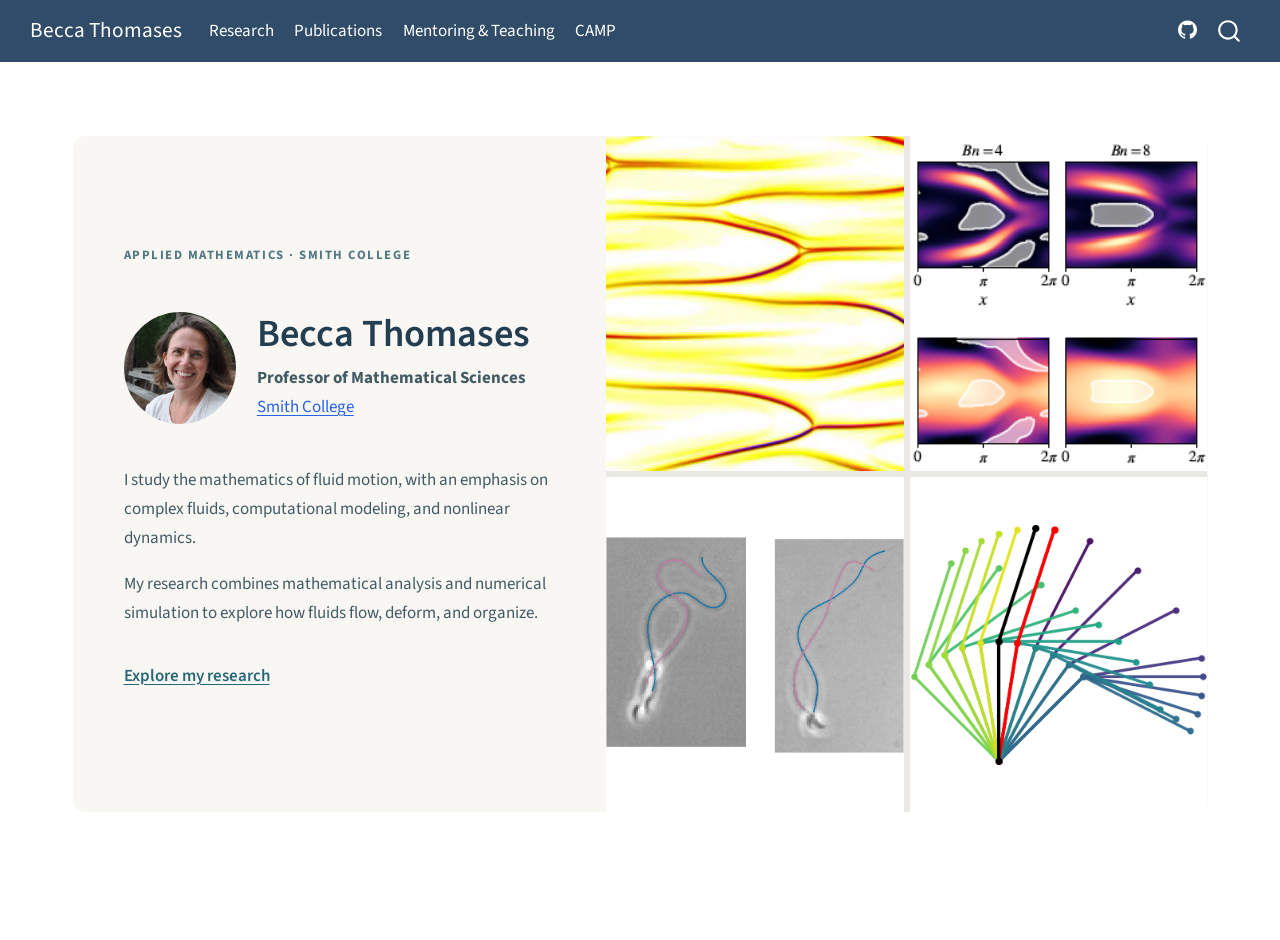
<file: docs/index.html>
<!DOCTYPE html>
<html xmlns="http://www.w3.org/1999/xhtml" lang="en" xml:lang="en"><head>

<meta charset="utf-8">
<meta name="generator" content="quarto-1.10.19">

<meta name="viewport" content="width=device-width, initial-scale=1.0, user-scalable=yes">


<title>Home – Becca Thomases</title>
<style>
/* Default styles provided by pandoc.
** See https://pandoc.org/MANUAL.html#variables-for-html for config info.
*/
span.smallcaps{font-variant: small-caps;}
div.columns{display: flex; gap: 1.5em;}
div.column{flex: auto;}
@media screen {
div.columns{gap: min(4vw, 1.5em);}
div.column{overflow-x: auto;}
}
div.hanging-indent{margin-left: 1.5em; text-indent: -1.5em;}
ul.task-list{list-style: none;}
ul.task-list li input[type="checkbox"] {
  width: 0.8em;
  margin: 0 0.8em 0.2em -1em; /* quarto-specific, see https://github.com/quarto-dev/quarto-cli/issues/4556 */ 
  vertical-align: middle;
}
</style>


<script src="site_libs/quarto-nav/quarto-nav.js"></script>
<script src="site_libs/quarto-nav/headroom.min.js"></script>
<script src="site_libs/clipboard/clipboard.min.js"></script>
<script src="site_libs/quarto-search/autocomplete.umd.js"></script>
<script src="site_libs/quarto-search/fuse.min.js"></script>
<script src="site_libs/quarto-search/quarto-search.js"></script>
<meta name="quarto:offset" content="./">
<script src="site_libs/quarto-html/quarto.js" type="module"></script>
<script src="site_libs/quarto-html/tabsets/tabsets.js" type="module"></script>
<script src="site_libs/quarto-html/popper.min.js"></script>
<script src="site_libs/quarto-html/tippy.umd.min.js"></script>
<script src="site_libs/quarto-html/anchor.min.js"></script>
<link href="site_libs/quarto-html/tippy.css" rel="stylesheet">
<link href="site_libs/quarto-html/quarto-syntax-highlighting-bf27225e3a48a9273f3daa8f8e829971.css" rel="stylesheet" id="quarto-text-highlighting-styles">
<script src="site_libs/bootstrap/bootstrap.min.js"></script>
<link href="site_libs/bootstrap/bootstrap-icons.css" rel="stylesheet">
<link href="site_libs/bootstrap/bootstrap-e3ee6b664443cc3987e8feb0784fa618.min.css" rel="stylesheet" append-hash="true" id="quarto-bootstrap" data-mode="light">
<script id="quarto-search-options" type="application/json">{
  "location": "navbar",
  "copy-button": false,
  "collapse-after": 3,
  "panel-placement": "end",
  "type": "overlay",
  "limit": 50,
  "keyboard-shortcut": [
    "f",
    "/",
    "s"
  ],
  "show-item-context": false,
  "language": {
    "search-no-results-text": "No results",
    "search-matching-documents-text": "matching documents",
    "search-copy-link-title": "Copy link to search",
    "search-hide-matches-text": "Hide additional matches",
    "search-more-match-text": "more match in this document",
    "search-more-matches-text": "more matches in this document",
    "search-clear-button-title": "Clear",
    "search-text-placeholder": "",
    "search-detached-cancel-button-title": "Cancel",
    "search-submit-button-title": "Submit",
    "search-label": "Search"
  }
}</script>


<link rel="stylesheet" href="styles.css">
</head>

<body class="nav-fixed quarto-light">

<div id="quarto-search-results"></div>
  <header id="quarto-header" class="headroom fixed-top">
    <nav class="navbar navbar-expand-lg " data-bs-theme="dark">
      <div class="navbar-container container-fluid">
      <div class="navbar-brand-container mx-auto">
    <a class="navbar-brand" href="./index.html">
    <span class="navbar-title">Becca Thomases</span>
    </a>
  </div>
            <div id="quarto-search" class="" title="Search"></div>
          <button class="navbar-toggler" type="button" data-bs-toggle="collapse" data-bs-target="#navbarCollapse" aria-controls="navbarCollapse" role="menu" aria-expanded="false" aria-label="Toggle navigation" onclick="if (window.quartoToggleHeadroom) { window.quartoToggleHeadroom(); }">
  <span class="navbar-toggler-icon"></span>
</button>
          <div class="collapse navbar-collapse" id="navbarCollapse">
            <ul class="navbar-nav navbar-nav-scroll me-auto">
  <li class="nav-item">
    <a class="nav-link" href="./research.html"> 
<span class="menu-text">Research</span></a>
  </li>  
  <li class="nav-item">
    <a class="nav-link" href="./publications.html"> 
<span class="menu-text">Publications</span></a>
  </li>  
  <li class="nav-item">
    <a class="nav-link" href="./teaching.html"> 
<span class="menu-text">Mentoring &amp; Teaching</span></a>
  </li>  
  <li class="nav-item">
    <a class="nav-link" href="./camp.html"> 
<span class="menu-text">CAMP</span></a>
  </li>  
</ul>
            <ul class="navbar-nav navbar-nav-scroll ms-auto">
  <li class="nav-item compact">
    <a class="nav-link" href="https://github.com/beccathomases"> <i class="bi bi-github" role="img">
</i> 
<span class="menu-text"></span></a>
  </li>  
</ul>
          </div> <!-- /navcollapse -->
            <div class="quarto-navbar-tools">
</div>
      </div> <!-- /container-fluid -->
    </nav>
</header>
<!-- content -->
<div id="quarto-content" class="quarto-container page-columns page-rows-contents page-layout-full page-navbar">
<!-- sidebar -->
<!-- margin-sidebar -->
    
<!-- main -->
<main class="content column-page" id="quarto-document-content"><header id="title-block-header" class="quarto-title-block"><h1 class="title display-7">Home</h1></header>

<header id="title-block-header">


</header>


<div class="hero-section">
<div class="hero-text">
<p><span class="eyebrow">APPLIED MATHEMATICS · SMITH COLLEGE</span></p>
<div class="intro-identity">
<p><img src="images/bt.JPG" class="profile-photo img-fluid" alt="Portrait of Becca Thomases"></p>
<section id="becca-thomases" class="level1 intro-name">
<h1>Becca Thomases</h1>
<p><strong>Professor of Mathematical Sciences</strong><br>
<a href="https://www.smith.edu/people/becca-thomases">Smith College</a></p>
</section>
</div>
<p>I study the mathematics of fluid motion, with an emphasis on complex fluids, computational modeling, and nonlinear dynamics.</p>
<p>My research combines mathematical analysis and numerical simulation to explore how fluids flow, deform, and organize.</p>
<p><a href="./research.html" class="hero-link">Explore my research</a></p>
</div>
<div class="hero-image-grid">
<p><img src="images/flow-structures-hero-clean.png" class="img-fluid" alt="Structures in a viscoelastic fluid simulation"></p>
<p><img src="images/evp.png" class="img-fluid" alt="Elastoviscoplastic flow simulations"></p>
<p><img src="images/sperm.png" class="img-fluid" alt="Experimental sperm flagellar shapes in Newtonian fluids"></p>
<p><img src="images/RL_2cilia.png" class="img-fluid" alt="Reinforcement learning cilia stroke reconstructions"></p>
</div>
</div>



</main> <!-- /main -->
<script id="quarto-html-after-body" type="application/javascript">
  window.document.addEventListener("DOMContentLoaded", function (event) {
    const icon = "";
    const anchorJS = new window.AnchorJS();
    anchorJS.options = {
      placement: 'right',
      icon: icon
    };
    anchorJS.add('.anchored');
    const isCodeAnnotation = (el) => {
      for (const clz of el.classList) {
        if (clz.startsWith('code-annotation-')) {                     
          return true;
        }
      }
      return false;
    }
    const onCopySuccess = function(e) {
      // button target
      const button = e.trigger;
      // don't keep focus
      button.blur();
      // flash "checked"
      button.classList.add('code-copy-button-checked');
      var currentTitle = button.getAttribute("title");
      button.setAttribute("title", "Copied!");
      let tooltip;
      if (window.bootstrap) {
        button.setAttribute("data-bs-toggle", "tooltip");
        button.setAttribute("data-bs-placement", "left");
        button.setAttribute("data-bs-title", "Copied!");
        tooltip = new bootstrap.Tooltip(button, 
          { trigger: "manual", 
            customClass: "code-copy-button-tooltip",
            offset: [0, -8]});
        tooltip.show();    
      }
      setTimeout(function() {
        if (tooltip) {
          tooltip.hide();
          button.removeAttribute("data-bs-title");
          button.removeAttribute("data-bs-toggle");
          button.removeAttribute("data-bs-placement");
        }
        button.setAttribute("title", currentTitle);
        button.classList.remove('code-copy-button-checked');
      }, 1000);
      // clear code selection
      e.clearSelection();
    }
    const getTextToCopy = function(trigger) {
      const outerScaffold = trigger.parentElement.cloneNode(true);
      const codeEl = outerScaffold.querySelector('code');
      for (const childEl of codeEl.children) {
        if (isCodeAnnotation(childEl)) {
          childEl.remove();
        }
      }
      return codeEl.innerText;
    }
    const clipboard = new window.ClipboardJS('.code-copy-button:not([data-in-quarto-modal])', {
      text: getTextToCopy
    });
    clipboard.on('success', onCopySuccess);
    if (window.document.getElementById('quarto-embedded-source-code-modal')) {
      const clipboardModal = new window.ClipboardJS('.code-copy-button[data-in-quarto-modal]', {
        text: getTextToCopy,
        container: window.document.getElementById('quarto-embedded-source-code-modal')
      });
      clipboardModal.on('success', onCopySuccess);
    }
      var localhostRegex = new RegExp(/^(?:http|https):\/\/localhost\:?[0-9]*\//);
      var mailtoRegex = new RegExp(/^mailto:/);
        var filterRegex = new RegExp('/' + window.location.host + '/');
      var isInternal = (href) => {
          return filterRegex.test(href) || localhostRegex.test(href) || mailtoRegex.test(href);
      }
      // Inspect non-navigation links and adorn them if external
     var links = window.document.querySelectorAll('a[href]:not(.nav-link):not(.navbar-brand):not(.toc-action):not(.sidebar-link):not(.sidebar-item-toggle):not(.pagination-link):not(.no-external):not([aria-hidden]):not(.dropdown-item):not(.quarto-navigation-tool):not(.about-link)');
      for (var i=0; i<links.length; i++) {
        const link = links[i];
        if (!isInternal(link.href)) {
          // undo the damage that might have been done by quarto-nav.js in the case of
          // links that we want to consider external
          if (link.dataset.originalHref !== undefined) {
            link.href = link.dataset.originalHref;
          }
        }
      }
    function tippyHover(el, contentFn, onTriggerFn, onUntriggerFn) {
      const config = {
        allowHTML: true,
        maxWidth: 500,
        delay: 100,
        arrow: false,
        appendTo: function(el) {
            return el.parentElement;
        },
        interactive: true,
        interactiveBorder: 10,
        theme: 'quarto',
        placement: 'bottom-start',
      };
      if (contentFn) {
        config.content = contentFn;
      }
      if (onTriggerFn) {
        config.onTrigger = onTriggerFn;
      }
      if (onUntriggerFn) {
        config.onUntrigger = onUntriggerFn;
      }
      window.tippy(el, config); 
    }
    const noterefs = window.document.querySelectorAll('a[role="doc-noteref"]');
    for (var i=0; i<noterefs.length; i++) {
      const ref = noterefs[i];
      tippyHover(ref, function() {
        // use id or data attribute instead here
        let href = ref.getAttribute('data-footnote-href') || ref.getAttribute('href');
        try { href = new URL(href).hash; } catch {}
        const id = href.replace(/^#\/?/, "");
        const note = window.document.getElementById(id);
        if (note) {
          return note.innerHTML;
        } else {
          return "";
        }
      });
    }
    const xrefs = window.document.querySelectorAll('a.quarto-xref');
    const processXRef = (id, note) => {
      // Strip column container classes
      const stripColumnClz = (el) => {
        el.classList.remove("page-full", "page-columns");
        if (el.children) {
          for (const child of el.children) {
            stripColumnClz(child);
          }
        }
      }
      stripColumnClz(note)
      if (id === null || id.startsWith('sec-')) {
        // Special case sections, only their first couple elements
        const container = document.createElement("div");
        if (note.children && note.children.length > 2) {
          container.appendChild(note.children[0].cloneNode(true));
          for (let i = 1; i < note.children.length; i++) {
            const child = note.children[i];
            if (child.tagName === "P" && child.innerText === "") {
              continue;
            } else {
              container.appendChild(child.cloneNode(true));
              break;
            }
          }
          if (window.Quarto?.typesetMath) {
            window.Quarto.typesetMath(container);
          }
          return container.innerHTML
        } else {
          if (window.Quarto?.typesetMath) {
            window.Quarto.typesetMath(note);
          }
          return note.innerHTML;
        }
      } else {
        // Remove any anchor links if they are present
        const anchorLink = note.querySelector('a.anchorjs-link');
        if (anchorLink) {
          anchorLink.remove();
        }
        if (window.Quarto?.typesetMath) {
          window.Quarto.typesetMath(note);
        }
        if (note.classList.contains("callout")) {
          return note.outerHTML;
        } else {
          return note.innerHTML;
        }
      }
    }
    for (var i=0; i<xrefs.length; i++) {
      const xref = xrefs[i];
      tippyHover(xref, undefined, function(instance) {
        instance.disable();
        let url = xref.getAttribute('href');
        let hash = undefined; 
        if (url.startsWith('#')) {
          hash = url;
        } else {
          try { hash = new URL(url).hash; } catch {}
        }
        if (hash) {
          const id = hash.replace(/^#\/?/, "");
          const note = window.document.getElementById(id);
          if (note !== null) {
            try {
              const html = processXRef(id, note.cloneNode(true));
              instance.setContent(html);
            } finally {
              instance.enable();
              instance.show();
            }
          } else {
            // See if we can fetch this
            fetch(url.split('#')[0])
            .then(res => res.text())
            .then(html => {
              const parser = new DOMParser();
              const htmlDoc = parser.parseFromString(html, "text/html");
              const note = htmlDoc.getElementById(id);
              if (note !== null) {
                const html = processXRef(id, note);
                instance.setContent(html);
              } 
            }).finally(() => {
              instance.enable();
              instance.show();
            });
          }
        } else {
          // See if we can fetch a full url (with no hash to target)
          // This is a special case and we should probably do some content thinning / targeting
          fetch(url)
          .then(res => res.text())
          .then(html => {
            const parser = new DOMParser();
            const htmlDoc = parser.parseFromString(html, "text/html");
            const note = htmlDoc.querySelector('main.content');
            if (note !== null) {
              // This should only happen for chapter cross references
              // (since there is no id in the URL)
              // remove the first header
              if (note.children.length > 0 && note.children[0].tagName === "HEADER") {
                note.children[0].remove();
              }
              const html = processXRef(null, note);
              instance.setContent(html);
            } 
          }).finally(() => {
            instance.enable();
            instance.show();
          });
        }
      }, function(instance) {
      });
    }
        let selectedAnnoteEl;
        const selectorForAnnotation = ( cell, annotation) => {
          let cellAttr = 'data-code-cell="' + cell + '"';
          let lineAttr = 'data-code-annotation="' +  annotation + '"';
          const selector = 'span[' + cellAttr + '][' + lineAttr + ']';
          return selector;
        }
        const selectCodeLines = (annoteEl) => {
          const doc = window.document;
          const targetCell = annoteEl.getAttribute("data-target-cell");
          const targetAnnotation = annoteEl.getAttribute("data-target-annotation");
          const annoteSpan = window.document.querySelector(selectorForAnnotation(targetCell, targetAnnotation));
          const lines = annoteSpan.getAttribute("data-code-lines").split(",");
          const lineIds = lines.map((line) => {
            return targetCell + "-" + line;
          })
          let top = null;
          let height = null;
          let parent = null;
          if (lineIds.length > 0) {
              //compute the position of the single el (top and bottom and make a div)
              const el = window.document.getElementById(lineIds[0]);
              top = el.offsetTop;
              height = el.offsetHeight;
              parent = el.parentElement.parentElement;
            if (lineIds.length > 1) {
              const lastEl = window.document.getElementById(lineIds[lineIds.length - 1]);
              const bottom = lastEl.offsetTop + lastEl.offsetHeight;
              height = bottom - top;
            }
            if (top !== null && height !== null && parent !== null) {
              // cook up a div (if necessary) and position it 
              let div = window.document.getElementById("code-annotation-line-highlight");
              if (div === null) {
                div = window.document.createElement("div");
                div.setAttribute("id", "code-annotation-line-highlight");
                div.style.position = 'absolute';
                parent.appendChild(div);
              }
              div.style.top = top - 2 + "px";
              div.style.height = height + 4 + "px";
              div.style.left = 0;
              let gutterDiv = window.document.getElementById("code-annotation-line-highlight-gutter");
              if (gutterDiv === null) {
                gutterDiv = window.document.createElement("div");
                gutterDiv.setAttribute("id", "code-annotation-line-highlight-gutter");
                gutterDiv.style.position = 'absolute';
                const codeCell = window.document.getElementById(targetCell);
                const gutter = codeCell.querySelector('.code-annotation-gutter');
                gutter.appendChild(gutterDiv);
              }
              gutterDiv.style.top = top - 2 + "px";
              gutterDiv.style.height = height + 4 + "px";
            }
            selectedAnnoteEl = annoteEl;
          }
        };
        const unselectCodeLines = () => {
          const elementsIds = ["code-annotation-line-highlight", "code-annotation-line-highlight-gutter"];
          elementsIds.forEach((elId) => {
            const div = window.document.getElementById(elId);
            if (div) {
              div.remove();
            }
          });
          selectedAnnoteEl = undefined;
        };
          // Handle positioning of the toggle
      window.addEventListener(
        "resize",
        throttle(() => {
          elRect = undefined;
          if (selectedAnnoteEl) {
            selectCodeLines(selectedAnnoteEl);
          }
        }, 10)
      );
      function throttle(fn, ms) {
      let throttle = false;
      let timer;
        return (...args) => {
          if(!throttle) { // first call gets through
              fn.apply(this, args);
              throttle = true;
          } else { // all the others get throttled
              if(timer) clearTimeout(timer); // cancel #2
              timer = setTimeout(() => {
                fn.apply(this, args);
                timer = throttle = false;
              }, ms);
          }
        };
      }
        // Attach click handler to the DT
        const annoteDls = window.document.querySelectorAll('dt[data-target-cell]');
        for (const annoteDlNode of annoteDls) {
          annoteDlNode.addEventListener('click', (event) => {
            const clickedEl = event.target;
            if (clickedEl !== selectedAnnoteEl) {
              unselectCodeLines();
              const activeEl = window.document.querySelector('dt[data-target-cell].code-annotation-active');
              if (activeEl) {
                activeEl.classList.remove('code-annotation-active');
              }
              selectCodeLines(clickedEl);
              clickedEl.classList.add('code-annotation-active');
            } else {
              // Unselect the line
              unselectCodeLines();
              clickedEl.classList.remove('code-annotation-active');
            }
          });
        }
    const findCites = (el) => {
      const parentEl = el.parentElement;
      if (parentEl) {
        const cites = parentEl.dataset.cites;
        if (cites) {
          return {
            el,
            cites: cites.split(' ')
          };
        } else {
          return findCites(el.parentElement)
        }
      } else {
        return undefined;
      }
    };
    var bibliorefs = window.document.querySelectorAll('a[role="doc-biblioref"]');
    for (var i=0; i<bibliorefs.length; i++) {
      const ref = bibliorefs[i];
      const citeInfo = findCites(ref);
      if (citeInfo) {
        tippyHover(citeInfo.el, function() {
          var popup = window.document.createElement('div');
          citeInfo.cites.forEach(function(cite) {
            var citeDiv = window.document.createElement('div');
            citeDiv.classList.add('hanging-indent');
            citeDiv.classList.add('csl-entry');
            var biblioDiv = window.document.getElementById('ref-' + cite);
            if (biblioDiv) {
              citeDiv.innerHTML = biblioDiv.innerHTML;
            }
            popup.appendChild(citeDiv);
          });
          return popup.innerHTML;
        });
      }
    }
  });
  </script>
</div> <!-- /content -->




</body></html>
</file>
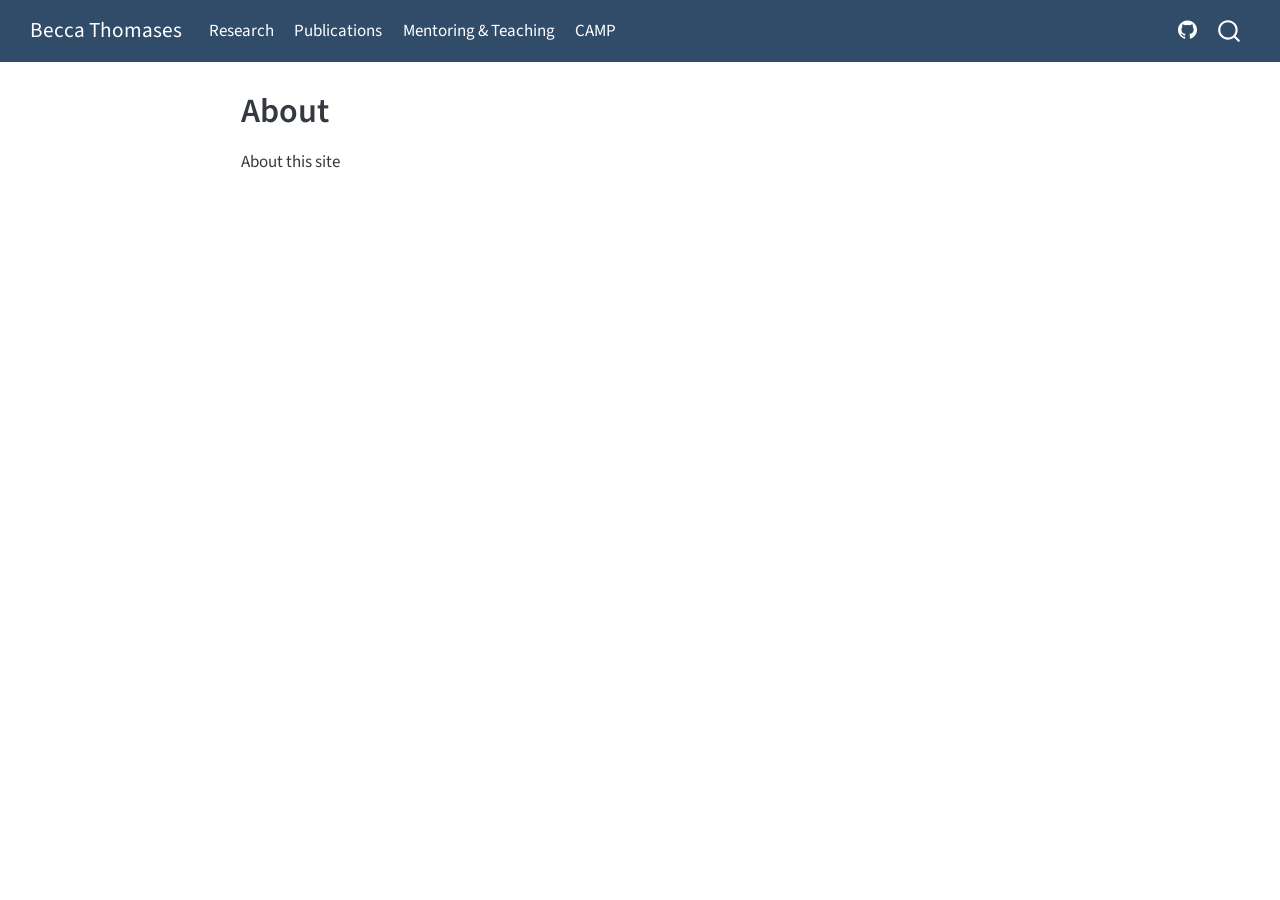
<file: docs/about.html>
<!DOCTYPE html>
<html xmlns="http://www.w3.org/1999/xhtml" lang="en" xml:lang="en"><head>

<meta charset="utf-8">
<meta name="generator" content="quarto-1.10.19">

<meta name="viewport" content="width=device-width, initial-scale=1.0, user-scalable=yes">


<title>About – Becca Thomases</title>
<style>
/* Default styles provided by pandoc.
** See https://pandoc.org/MANUAL.html#variables-for-html for config info.
*/
span.smallcaps{font-variant: small-caps;}
div.columns{display: flex; gap: 1.5em;}
div.column{flex: auto;}
@media screen {
div.columns{gap: min(4vw, 1.5em);}
div.column{overflow-x: auto;}
}
div.hanging-indent{margin-left: 1.5em; text-indent: -1.5em;}
ul.task-list{list-style: none;}
ul.task-list li input[type="checkbox"] {
  width: 0.8em;
  margin: 0 0.8em 0.2em -1em; /* quarto-specific, see https://github.com/quarto-dev/quarto-cli/issues/4556 */ 
  vertical-align: middle;
}
</style>


<script src="site_libs/quarto-nav/quarto-nav.js"></script>
<script src="site_libs/quarto-nav/headroom.min.js"></script>
<script src="site_libs/clipboard/clipboard.min.js"></script>
<script src="site_libs/quarto-search/autocomplete.umd.js"></script>
<script src="site_libs/quarto-search/fuse.min.js"></script>
<script src="site_libs/quarto-search/quarto-search.js"></script>
<meta name="quarto:offset" content="./">
<script src="site_libs/quarto-html/quarto.js" type="module"></script>
<script src="site_libs/quarto-html/tabsets/tabsets.js" type="module"></script>
<script src="site_libs/quarto-html/popper.min.js"></script>
<script src="site_libs/quarto-html/tippy.umd.min.js"></script>
<script src="site_libs/quarto-html/anchor.min.js"></script>
<link href="site_libs/quarto-html/tippy.css" rel="stylesheet">
<link href="site_libs/quarto-html/quarto-syntax-highlighting-bf27225e3a48a9273f3daa8f8e829971.css" rel="stylesheet" id="quarto-text-highlighting-styles">
<script src="site_libs/bootstrap/bootstrap.min.js"></script>
<link href="site_libs/bootstrap/bootstrap-icons.css" rel="stylesheet">
<link href="site_libs/bootstrap/bootstrap-34193f0283d4ad770d502c7863128856.min.css" rel="stylesheet" append-hash="true" id="quarto-bootstrap" data-mode="light">
<script id="quarto-search-options" type="application/json">{
  "location": "navbar",
  "copy-button": false,
  "collapse-after": 3,
  "panel-placement": "end",
  "type": "overlay",
  "limit": 50,
  "keyboard-shortcut": [
    "f",
    "/",
    "s"
  ],
  "show-item-context": false,
  "language": {
    "search-no-results-text": "No results",
    "search-matching-documents-text": "matching documents",
    "search-copy-link-title": "Copy link to search",
    "search-hide-matches-text": "Hide additional matches",
    "search-more-match-text": "more match in this document",
    "search-more-matches-text": "more matches in this document",
    "search-clear-button-title": "Clear",
    "search-text-placeholder": "",
    "search-detached-cancel-button-title": "Cancel",
    "search-submit-button-title": "Submit",
    "search-label": "Search"
  }
}</script>


<link rel="stylesheet" href="styles.css">
</head>

<body class="nav-fixed fullcontent quarto-light">

<div id="quarto-search-results"></div>
  <header id="quarto-header" class="headroom fixed-top">
    <nav class="navbar navbar-expand-lg " data-bs-theme="dark">
      <div class="navbar-container container-fluid">
      <div class="navbar-brand-container mx-auto">
    <a class="navbar-brand" href="./index.html">
    <span class="navbar-title">Becca Thomases</span>
    </a>
  </div>
            <div id="quarto-search" class="" title="Search"></div>
          <button class="navbar-toggler" type="button" data-bs-toggle="collapse" data-bs-target="#navbarCollapse" aria-controls="navbarCollapse" role="menu" aria-expanded="false" aria-label="Toggle navigation" onclick="if (window.quartoToggleHeadroom) { window.quartoToggleHeadroom(); }">
  <span class="navbar-toggler-icon"></span>
</button>
          <div class="collapse navbar-collapse" id="navbarCollapse">
            <ul class="navbar-nav navbar-nav-scroll me-auto">
  <li class="nav-item">
    <a class="nav-link" href="./research.html"> 
<span class="menu-text">Research</span></a>
  </li>  
  <li class="nav-item">
    <a class="nav-link" href="./publications.html"> 
<span class="menu-text">Publications</span></a>
  </li>  
  <li class="nav-item">
    <a class="nav-link" href="./teaching.html"> 
<span class="menu-text">Mentoring &amp; Teaching</span></a>
  </li>  
  <li class="nav-item">
    <a class="nav-link" href="./camp.html"> 
<span class="menu-text">CAMP</span></a>
  </li>  
</ul>
            <ul class="navbar-nav navbar-nav-scroll ms-auto">
  <li class="nav-item compact">
    <a class="nav-link" href="https://github.com/beccathomases"> <i class="bi bi-github" role="img">
</i> 
<span class="menu-text"></span></a>
  </li>  
</ul>
          </div> <!-- /navcollapse -->
            <div class="quarto-navbar-tools">
</div>
      </div> <!-- /container-fluid -->
    </nav>
</header>
<!-- content -->
<div id="quarto-content" class="quarto-container page-columns page-rows-contents page-layout-article page-navbar">
<!-- sidebar -->
<!-- margin-sidebar -->
    
<!-- main -->
<main class="content" id="quarto-document-content">

<header id="title-block-header" class="quarto-title-block default">
<div class="quarto-title">
<h1 class="title">About</h1>
</div>



<div class="quarto-title-meta">

    
  
    
  </div>
  


</header>


<p>About this site</p>



</main> <!-- /main -->
<script id="quarto-html-after-body" type="application/javascript">
  window.document.addEventListener("DOMContentLoaded", function (event) {
    const icon = "";
    const anchorJS = new window.AnchorJS();
    anchorJS.options = {
      placement: 'right',
      icon: icon
    };
    anchorJS.add('.anchored');
    const isCodeAnnotation = (el) => {
      for (const clz of el.classList) {
        if (clz.startsWith('code-annotation-')) {                     
          return true;
        }
      }
      return false;
    }
    const onCopySuccess = function(e) {
      // button target
      const button = e.trigger;
      // don't keep focus
      button.blur();
      // flash "checked"
      button.classList.add('code-copy-button-checked');
      var currentTitle = button.getAttribute("title");
      button.setAttribute("title", "Copied!");
      let tooltip;
      if (window.bootstrap) {
        button.setAttribute("data-bs-toggle", "tooltip");
        button.setAttribute("data-bs-placement", "left");
        button.setAttribute("data-bs-title", "Copied!");
        tooltip = new bootstrap.Tooltip(button, 
          { trigger: "manual", 
            customClass: "code-copy-button-tooltip",
            offset: [0, -8]});
        tooltip.show();    
      }
      setTimeout(function() {
        if (tooltip) {
          tooltip.hide();
          button.removeAttribute("data-bs-title");
          button.removeAttribute("data-bs-toggle");
          button.removeAttribute("data-bs-placement");
        }
        button.setAttribute("title", currentTitle);
        button.classList.remove('code-copy-button-checked');
      }, 1000);
      // clear code selection
      e.clearSelection();
    }
    const getTextToCopy = function(trigger) {
      const outerScaffold = trigger.parentElement.cloneNode(true);
      const codeEl = outerScaffold.querySelector('code');
      for (const childEl of codeEl.children) {
        if (isCodeAnnotation(childEl)) {
          childEl.remove();
        }
      }
      return codeEl.innerText;
    }
    const clipboard = new window.ClipboardJS('.code-copy-button:not([data-in-quarto-modal])', {
      text: getTextToCopy
    });
    clipboard.on('success', onCopySuccess);
    if (window.document.getElementById('quarto-embedded-source-code-modal')) {
      const clipboardModal = new window.ClipboardJS('.code-copy-button[data-in-quarto-modal]', {
        text: getTextToCopy,
        container: window.document.getElementById('quarto-embedded-source-code-modal')
      });
      clipboardModal.on('success', onCopySuccess);
    }
      var localhostRegex = new RegExp(/^(?:http|https):\/\/localhost\:?[0-9]*\//);
      var mailtoRegex = new RegExp(/^mailto:/);
        var filterRegex = new RegExp('/' + window.location.host + '/');
      var isInternal = (href) => {
          return filterRegex.test(href) || localhostRegex.test(href) || mailtoRegex.test(href);
      }
      // Inspect non-navigation links and adorn them if external
     var links = window.document.querySelectorAll('a[href]:not(.nav-link):not(.navbar-brand):not(.toc-action):not(.sidebar-link):not(.sidebar-item-toggle):not(.pagination-link):not(.no-external):not([aria-hidden]):not(.dropdown-item):not(.quarto-navigation-tool):not(.about-link)');
      for (var i=0; i<links.length; i++) {
        const link = links[i];
        if (!isInternal(link.href)) {
          // undo the damage that might have been done by quarto-nav.js in the case of
          // links that we want to consider external
          if (link.dataset.originalHref !== undefined) {
            link.href = link.dataset.originalHref;
          }
        }
      }
    function tippyHover(el, contentFn, onTriggerFn, onUntriggerFn) {
      const config = {
        allowHTML: true,
        maxWidth: 500,
        delay: 100,
        arrow: false,
        appendTo: function(el) {
            return el.parentElement;
        },
        interactive: true,
        interactiveBorder: 10,
        theme: 'quarto',
        placement: 'bottom-start',
      };
      if (contentFn) {
        config.content = contentFn;
      }
      if (onTriggerFn) {
        config.onTrigger = onTriggerFn;
      }
      if (onUntriggerFn) {
        config.onUntrigger = onUntriggerFn;
      }
      window.tippy(el, config); 
    }
    const noterefs = window.document.querySelectorAll('a[role="doc-noteref"]');
    for (var i=0; i<noterefs.length; i++) {
      const ref = noterefs[i];
      tippyHover(ref, function() {
        // use id or data attribute instead here
        let href = ref.getAttribute('data-footnote-href') || ref.getAttribute('href');
        try { href = new URL(href).hash; } catch {}
        const id = href.replace(/^#\/?/, "");
        const note = window.document.getElementById(id);
        if (note) {
          return note.innerHTML;
        } else {
          return "";
        }
      });
    }
    const xrefs = window.document.querySelectorAll('a.quarto-xref');
    const processXRef = (id, note) => {
      // Strip column container classes
      const stripColumnClz = (el) => {
        el.classList.remove("page-full", "page-columns");
        if (el.children) {
          for (const child of el.children) {
            stripColumnClz(child);
          }
        }
      }
      stripColumnClz(note)
      if (id === null || id.startsWith('sec-')) {
        // Special case sections, only their first couple elements
        const container = document.createElement("div");
        if (note.children && note.children.length > 2) {
          container.appendChild(note.children[0].cloneNode(true));
          for (let i = 1; i < note.children.length; i++) {
            const child = note.children[i];
            if (child.tagName === "P" && child.innerText === "") {
              continue;
            } else {
              container.appendChild(child.cloneNode(true));
              break;
            }
          }
          if (window.Quarto?.typesetMath) {
            window.Quarto.typesetMath(container);
          }
          return container.innerHTML
        } else {
          if (window.Quarto?.typesetMath) {
            window.Quarto.typesetMath(note);
          }
          return note.innerHTML;
        }
      } else {
        // Remove any anchor links if they are present
        const anchorLink = note.querySelector('a.anchorjs-link');
        if (anchorLink) {
          anchorLink.remove();
        }
        if (window.Quarto?.typesetMath) {
          window.Quarto.typesetMath(note);
        }
        if (note.classList.contains("callout")) {
          return note.outerHTML;
        } else {
          return note.innerHTML;
        }
      }
    }
    for (var i=0; i<xrefs.length; i++) {
      const xref = xrefs[i];
      tippyHover(xref, undefined, function(instance) {
        instance.disable();
        let url = xref.getAttribute('href');
        let hash = undefined; 
        if (url.startsWith('#')) {
          hash = url;
        } else {
          try { hash = new URL(url).hash; } catch {}
        }
        if (hash) {
          const id = hash.replace(/^#\/?/, "");
          const note = window.document.getElementById(id);
          if (note !== null) {
            try {
              const html = processXRef(id, note.cloneNode(true));
              instance.setContent(html);
            } finally {
              instance.enable();
              instance.show();
            }
          } else {
            // See if we can fetch this
            fetch(url.split('#')[0])
            .then(res => res.text())
            .then(html => {
              const parser = new DOMParser();
              const htmlDoc = parser.parseFromString(html, "text/html");
              const note = htmlDoc.getElementById(id);
              if (note !== null) {
                const html = processXRef(id, note);
                instance.setContent(html);
              } 
            }).finally(() => {
              instance.enable();
              instance.show();
            });
          }
        } else {
          // See if we can fetch a full url (with no hash to target)
          // This is a special case and we should probably do some content thinning / targeting
          fetch(url)
          .then(res => res.text())
          .then(html => {
            const parser = new DOMParser();
            const htmlDoc = parser.parseFromString(html, "text/html");
            const note = htmlDoc.querySelector('main.content');
            if (note !== null) {
              // This should only happen for chapter cross references
              // (since there is no id in the URL)
              // remove the first header
              if (note.children.length > 0 && note.children[0].tagName === "HEADER") {
                note.children[0].remove();
              }
              const html = processXRef(null, note);
              instance.setContent(html);
            } 
          }).finally(() => {
            instance.enable();
            instance.show();
          });
        }
      }, function(instance) {
      });
    }
        let selectedAnnoteEl;
        const selectorForAnnotation = ( cell, annotation) => {
          let cellAttr = 'data-code-cell="' + cell + '"';
          let lineAttr = 'data-code-annotation="' +  annotation + '"';
          const selector = 'span[' + cellAttr + '][' + lineAttr + ']';
          return selector;
        }
        const selectCodeLines = (annoteEl) => {
          const doc = window.document;
          const targetCell = annoteEl.getAttribute("data-target-cell");
          const targetAnnotation = annoteEl.getAttribute("data-target-annotation");
          const annoteSpan = window.document.querySelector(selectorForAnnotation(targetCell, targetAnnotation));
          const lines = annoteSpan.getAttribute("data-code-lines").split(",");
          const lineIds = lines.map((line) => {
            return targetCell + "-" + line;
          })
          let top = null;
          let height = null;
          let parent = null;
          if (lineIds.length > 0) {
              //compute the position of the single el (top and bottom and make a div)
              const el = window.document.getElementById(lineIds[0]);
              top = el.offsetTop;
              height = el.offsetHeight;
              parent = el.parentElement.parentElement;
            if (lineIds.length > 1) {
              const lastEl = window.document.getElementById(lineIds[lineIds.length - 1]);
              const bottom = lastEl.offsetTop + lastEl.offsetHeight;
              height = bottom - top;
            }
            if (top !== null && height !== null && parent !== null) {
              // cook up a div (if necessary) and position it 
              let div = window.document.getElementById("code-annotation-line-highlight");
              if (div === null) {
                div = window.document.createElement("div");
                div.setAttribute("id", "code-annotation-line-highlight");
                div.style.position = 'absolute';
                parent.appendChild(div);
              }
              div.style.top = top - 2 + "px";
              div.style.height = height + 4 + "px";
              div.style.left = 0;
              let gutterDiv = window.document.getElementById("code-annotation-line-highlight-gutter");
              if (gutterDiv === null) {
                gutterDiv = window.document.createElement("div");
                gutterDiv.setAttribute("id", "code-annotation-line-highlight-gutter");
                gutterDiv.style.position = 'absolute';
                const codeCell = window.document.getElementById(targetCell);
                const gutter = codeCell.querySelector('.code-annotation-gutter');
                gutter.appendChild(gutterDiv);
              }
              gutterDiv.style.top = top - 2 + "px";
              gutterDiv.style.height = height + 4 + "px";
            }
            selectedAnnoteEl = annoteEl;
          }
        };
        const unselectCodeLines = () => {
          const elementsIds = ["code-annotation-line-highlight", "code-annotation-line-highlight-gutter"];
          elementsIds.forEach((elId) => {
            const div = window.document.getElementById(elId);
            if (div) {
              div.remove();
            }
          });
          selectedAnnoteEl = undefined;
        };
          // Handle positioning of the toggle
      window.addEventListener(
        "resize",
        throttle(() => {
          elRect = undefined;
          if (selectedAnnoteEl) {
            selectCodeLines(selectedAnnoteEl);
          }
        }, 10)
      );
      function throttle(fn, ms) {
      let throttle = false;
      let timer;
        return (...args) => {
          if(!throttle) { // first call gets through
              fn.apply(this, args);
              throttle = true;
          } else { // all the others get throttled
              if(timer) clearTimeout(timer); // cancel #2
              timer = setTimeout(() => {
                fn.apply(this, args);
                timer = throttle = false;
              }, ms);
          }
        };
      }
        // Attach click handler to the DT
        const annoteDls = window.document.querySelectorAll('dt[data-target-cell]');
        for (const annoteDlNode of annoteDls) {
          annoteDlNode.addEventListener('click', (event) => {
            const clickedEl = event.target;
            if (clickedEl !== selectedAnnoteEl) {
              unselectCodeLines();
              const activeEl = window.document.querySelector('dt[data-target-cell].code-annotation-active');
              if (activeEl) {
                activeEl.classList.remove('code-annotation-active');
              }
              selectCodeLines(clickedEl);
              clickedEl.classList.add('code-annotation-active');
            } else {
              // Unselect the line
              unselectCodeLines();
              clickedEl.classList.remove('code-annotation-active');
            }
          });
        }
    const findCites = (el) => {
      const parentEl = el.parentElement;
      if (parentEl) {
        const cites = parentEl.dataset.cites;
        if (cites) {
          return {
            el,
            cites: cites.split(' ')
          };
        } else {
          return findCites(el.parentElement)
        }
      } else {
        return undefined;
      }
    };
    var bibliorefs = window.document.querySelectorAll('a[role="doc-biblioref"]');
    for (var i=0; i<bibliorefs.length; i++) {
      const ref = bibliorefs[i];
      const citeInfo = findCites(ref);
      if (citeInfo) {
        tippyHover(citeInfo.el, function() {
          var popup = window.document.createElement('div');
          citeInfo.cites.forEach(function(cite) {
            var citeDiv = window.document.createElement('div');
            citeDiv.classList.add('hanging-indent');
            citeDiv.classList.add('csl-entry');
            var biblioDiv = window.document.getElementById('ref-' + cite);
            if (biblioDiv) {
              citeDiv.innerHTML = biblioDiv.innerHTML;
            }
            popup.appendChild(citeDiv);
          });
          return popup.innerHTML;
        });
      }
    }
  });
  </script>
</div> <!-- /content -->




</body></html>
</file>
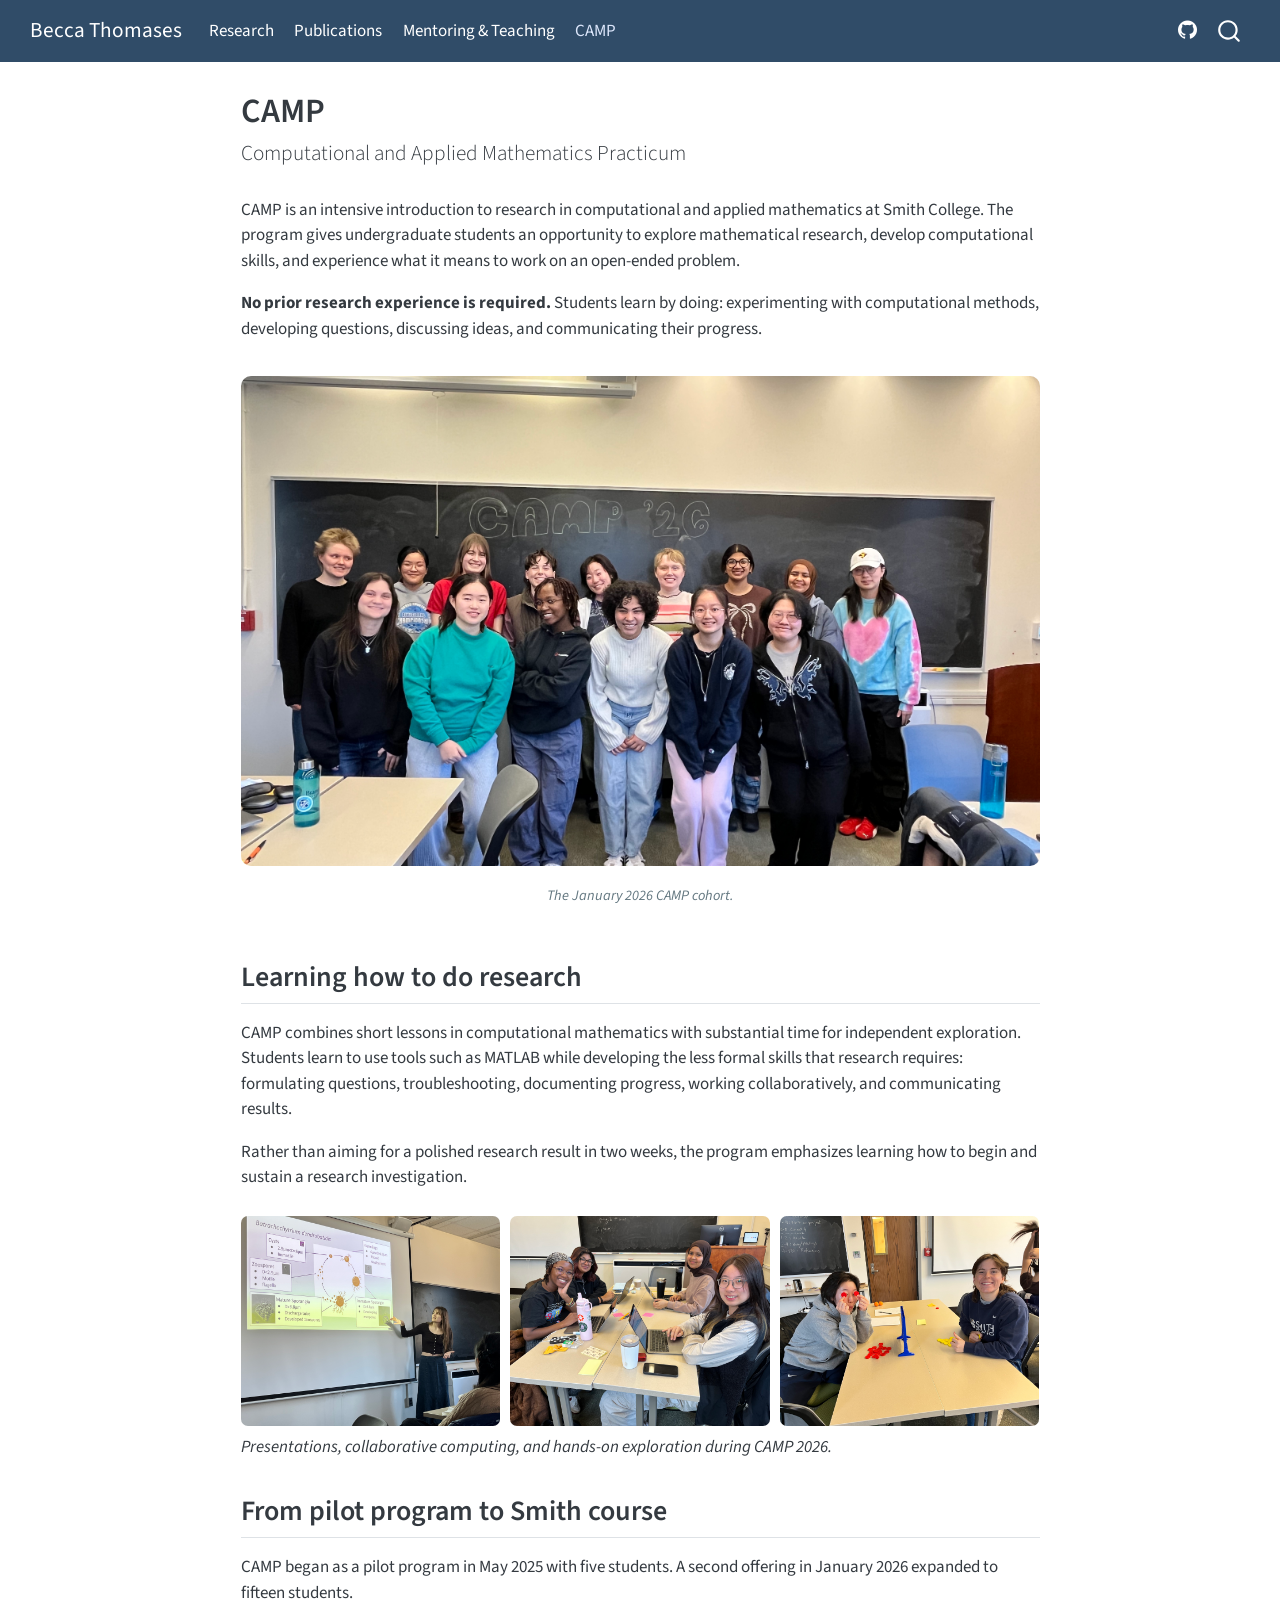
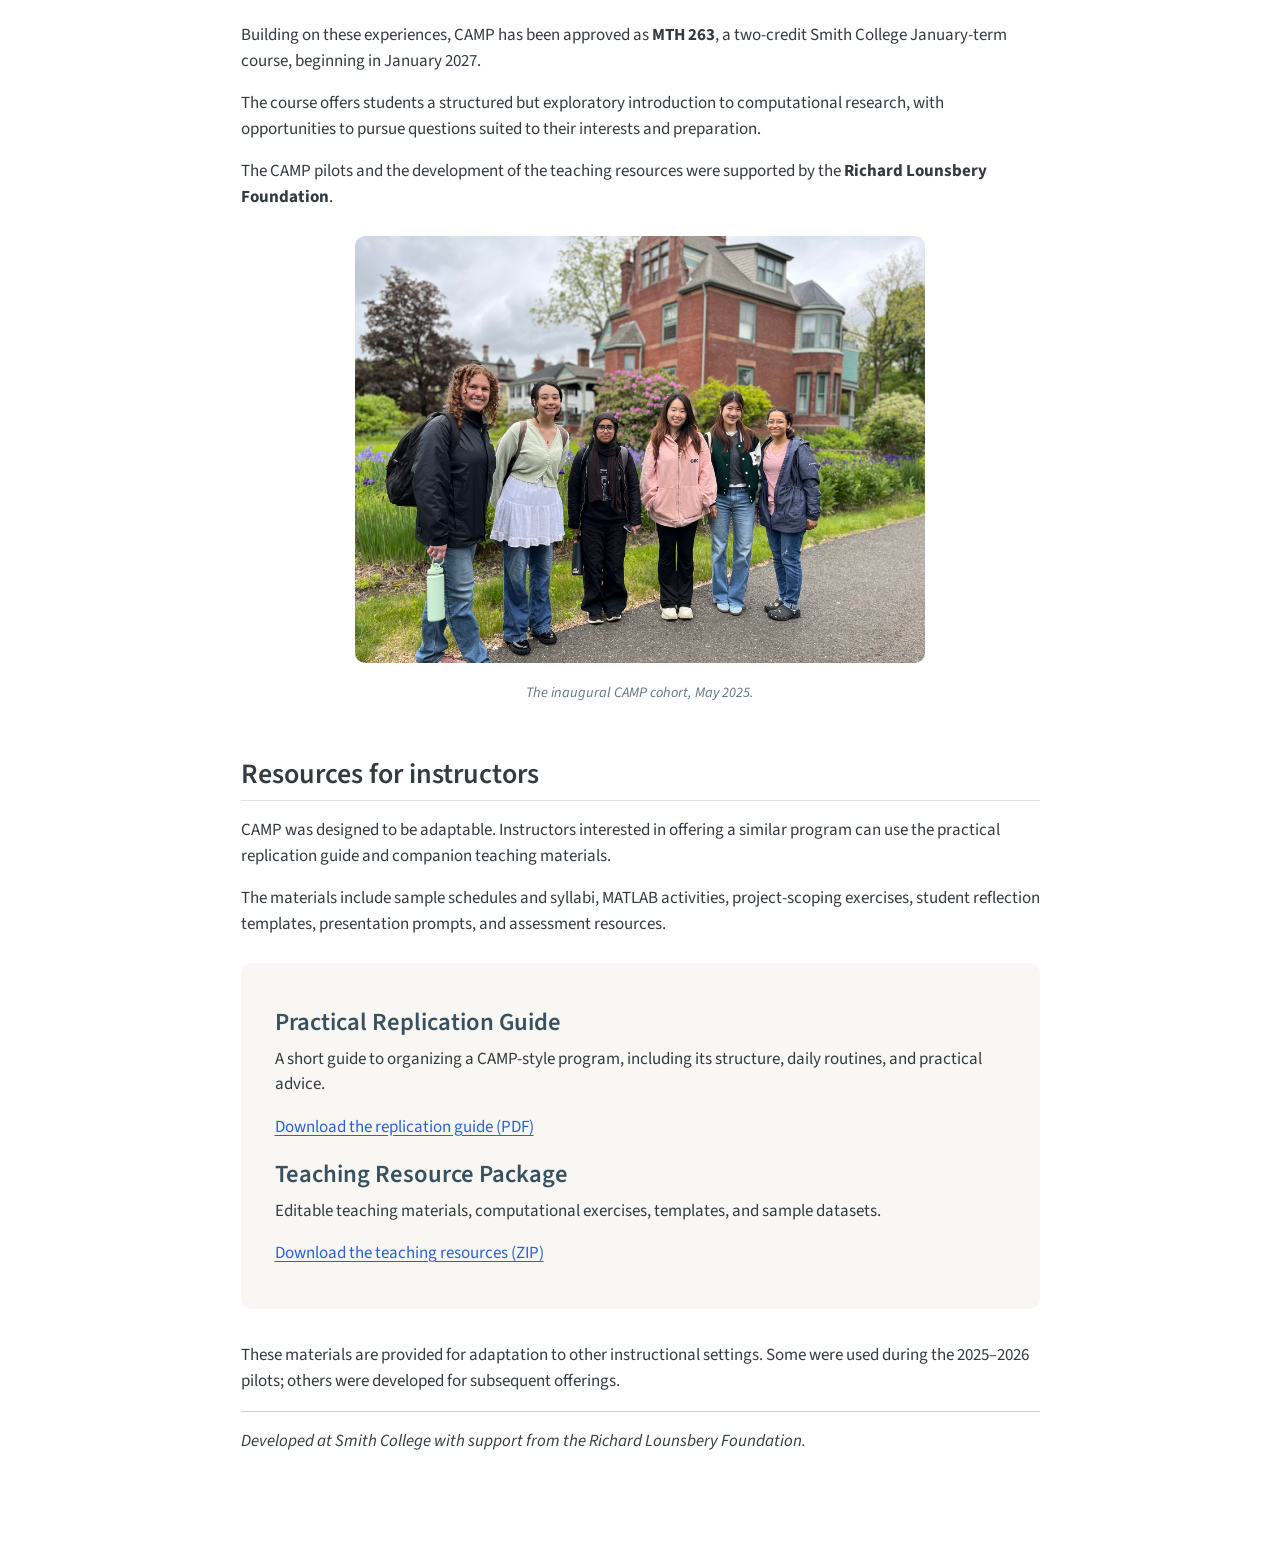
<file: docs/camp.html>
<!DOCTYPE html>
<html xmlns="http://www.w3.org/1999/xhtml" lang="en" xml:lang="en"><head>

<meta charset="utf-8">
<meta name="generator" content="quarto-1.10.19">

<meta name="viewport" content="width=device-width, initial-scale=1.0, user-scalable=yes">


<title>CAMP – Becca Thomases</title>
<style>
/* Default styles provided by pandoc.
** See https://pandoc.org/MANUAL.html#variables-for-html for config info.
*/
span.smallcaps{font-variant: small-caps;}
div.columns{display: flex; gap: 1.5em;}
div.column{flex: auto;}
@media screen {
div.columns{gap: min(4vw, 1.5em);}
div.column{overflow-x: auto;}
}
div.hanging-indent{margin-left: 1.5em; text-indent: -1.5em;}
ul.task-list{list-style: none;}
ul.task-list li input[type="checkbox"] {
  width: 0.8em;
  margin: 0 0.8em 0.2em -1em; /* quarto-specific, see https://github.com/quarto-dev/quarto-cli/issues/4556 */ 
  vertical-align: middle;
}
</style>


<script src="site_libs/quarto-nav/quarto-nav.js"></script>
<script src="site_libs/quarto-nav/headroom.min.js"></script>
<script src="site_libs/clipboard/clipboard.min.js"></script>
<script src="site_libs/quarto-search/autocomplete.umd.js"></script>
<script src="site_libs/quarto-search/fuse.min.js"></script>
<script src="site_libs/quarto-search/quarto-search.js"></script>
<meta name="quarto:offset" content="./">
<script src="site_libs/quarto-html/quarto.js" type="module"></script>
<script src="site_libs/quarto-html/tabsets/tabsets.js" type="module"></script>
<script src="site_libs/quarto-html/popper.min.js"></script>
<script src="site_libs/quarto-html/tippy.umd.min.js"></script>
<script src="site_libs/quarto-html/anchor.min.js"></script>
<link href="site_libs/quarto-html/tippy.css" rel="stylesheet">
<link href="site_libs/quarto-html/quarto-syntax-highlighting-bf27225e3a48a9273f3daa8f8e829971.css" rel="stylesheet" id="quarto-text-highlighting-styles">
<script src="site_libs/bootstrap/bootstrap.min.js"></script>
<link href="site_libs/bootstrap/bootstrap-icons.css" rel="stylesheet">
<link href="site_libs/bootstrap/bootstrap-34193f0283d4ad770d502c7863128856.min.css" rel="stylesheet" append-hash="true" id="quarto-bootstrap" data-mode="light">
<script id="quarto-search-options" type="application/json">{
  "location": "navbar",
  "copy-button": false,
  "collapse-after": 3,
  "panel-placement": "end",
  "type": "overlay",
  "limit": 50,
  "keyboard-shortcut": [
    "f",
    "/",
    "s"
  ],
  "show-item-context": false,
  "language": {
    "search-no-results-text": "No results",
    "search-matching-documents-text": "matching documents",
    "search-copy-link-title": "Copy link to search",
    "search-hide-matches-text": "Hide additional matches",
    "search-more-match-text": "more match in this document",
    "search-more-matches-text": "more matches in this document",
    "search-clear-button-title": "Clear",
    "search-text-placeholder": "",
    "search-detached-cancel-button-title": "Cancel",
    "search-submit-button-title": "Submit",
    "search-label": "Search"
  }
}</script>


<link rel="stylesheet" href="styles.css">
</head>

<body class="nav-fixed fullcontent quarto-light">

<div id="quarto-search-results"></div>
  <header id="quarto-header" class="headroom fixed-top">
    <nav class="navbar navbar-expand-lg " data-bs-theme="dark">
      <div class="navbar-container container-fluid">
      <div class="navbar-brand-container mx-auto">
    <a class="navbar-brand" href="./index.html">
    <span class="navbar-title">Becca Thomases</span>
    </a>
  </div>
            <div id="quarto-search" class="" title="Search"></div>
          <button class="navbar-toggler" type="button" data-bs-toggle="collapse" data-bs-target="#navbarCollapse" aria-controls="navbarCollapse" role="menu" aria-expanded="false" aria-label="Toggle navigation" onclick="if (window.quartoToggleHeadroom) { window.quartoToggleHeadroom(); }">
  <span class="navbar-toggler-icon"></span>
</button>
          <div class="collapse navbar-collapse" id="navbarCollapse">
            <ul class="navbar-nav navbar-nav-scroll me-auto">
  <li class="nav-item">
    <a class="nav-link" href="./research.html"> 
<span class="menu-text">Research</span></a>
  </li>  
  <li class="nav-item">
    <a class="nav-link" href="./publications.html"> 
<span class="menu-text">Publications</span></a>
  </li>  
  <li class="nav-item">
    <a class="nav-link" href="./teaching.html"> 
<span class="menu-text">Mentoring &amp; Teaching</span></a>
  </li>  
  <li class="nav-item">
    <a class="nav-link active" href="./camp.html" aria-current="page"> 
<span class="menu-text">CAMP</span></a>
  </li>  
</ul>
            <ul class="navbar-nav navbar-nav-scroll ms-auto">
  <li class="nav-item compact">
    <a class="nav-link" href="https://github.com/beccathomases"> <i class="bi bi-github" role="img">
</i> 
<span class="menu-text"></span></a>
  </li>  
</ul>
          </div> <!-- /navcollapse -->
            <div class="quarto-navbar-tools">
</div>
      </div> <!-- /container-fluid -->
    </nav>
</header>
<!-- content -->
<div id="quarto-content" class="quarto-container page-columns page-rows-contents page-layout-article page-navbar">
<!-- sidebar -->
<!-- margin-sidebar -->
    
<!-- main -->
<main class="content" id="quarto-document-content">

<header id="title-block-header" class="quarto-title-block default">
<div class="quarto-title">
<h1 class="title">CAMP</h1>
<p class="subtitle lead">Computational and Applied Mathematics Practicum</p>
</div>



<div class="quarto-title-meta">

    
  
    
  </div>
  


</header>


<p>CAMP is an intensive introduction to research in computational and applied mathematics at Smith College. The program gives undergraduate students an opportunity to explore mathematical research, develop computational skills, and experience what it means to work on an open-ended problem.</p>
<p><strong>No prior research experience is required.</strong> Students learn by doing: experimenting with computational methods, developing questions, discussing ideas, and communicating their progress.</p>
<div class="camp-lead-photo">
<p><img src="images/camp_26.jpeg" class="img-fluid" alt="Students participating in CAMP 2026"></p>
<p><em>The January 2026 CAMP cohort.</em></p>
</div>
<section id="learning-how-to-do-research" class="level2">
<h2 class="anchored" data-anchor-id="learning-how-to-do-research">Learning how to do research</h2>
<p>CAMP combines short lessons in computational mathematics with substantial time for independent exploration. Students learn to use tools such as MATLAB while developing the less formal skills that research requires: formulating questions, troubleshooting, documenting progress, working collaboratively, and communicating results.</p>
<p>Rather than aiming for a polished research result in two weeks, the program emphasizes learning how to begin and sustain a research investigation.</p>
<div class="camp-gallery">
<p><img src="images/camp_26_3.jpeg" class="img-fluid" alt="A student presenting a research project during CAMP"></p>
<p><img src="images/camp_26_2.jpeg" class="img-fluid" alt="CAMP students working together on computational projects"></p>
<p><img src="images/camp_26_1.jpeg" class="img-fluid" alt="Students exploring a mathematical game during CAMP"></p>
</div>
<p><em>Presentations, collaborative computing, and hands-on exploration during CAMP 2026.</em></p>
</section>
<section id="from-pilot-program-to-smith-course" class="level2">
<h2 class="anchored" data-anchor-id="from-pilot-program-to-smith-course">From pilot program to Smith course</h2>
<p>CAMP began as a pilot program in May 2025 with five students. A second offering in January 2026 expanded to fifteen students.</p>
<p>Building on these experiences, CAMP has been approved as <strong>MTH 263</strong>, a two-credit Smith College January-term course, beginning in January 2027.</p>
<p>The course offers students a structured but exploratory introduction to computational research, with opportunities to pursue questions suited to their interests and preparation.</p>
<p>The CAMP pilots and the development of the teaching resources were supported by the <strong>Richard Lounsbery Foundation</strong>.</p>
<div class="camp-history-photo">
<p><img src="images/camp_25.jpeg" class="img-fluid" alt="Participants in the May 2025 CAMP pilot"></p>
<p><em>The inaugural CAMP cohort, May 2025.</em></p>
</div>
</section>
<section id="resources-for-instructors" class="level2">
<h2 class="anchored" data-anchor-id="resources-for-instructors">Resources for instructors</h2>
<p>CAMP was designed to be adaptable. Instructors interested in offering a similar program can use the practical replication guide and companion teaching materials.</p>
<p>The materials include sample schedules and syllabi, MATLAB activities, project-scoping exercises, student reflection templates, presentation prompts, and assessment resources.</p>
<div class="camp-downloads">
<section id="practical-replication-guide" class="level3">
<h3 class="anchored" data-anchor-id="practical-replication-guide">Practical Replication Guide</h3>
<p>A short guide to organizing a CAMP-style program, including its structure, daily routines, and practical advice.</p>
<p><a href="files/CAMP_Replication_Guide.pdf">Download the replication guide (PDF)</a></p>
</section>
<section id="teaching-resource-package" class="level3">
<h3 class="anchored" data-anchor-id="teaching-resource-package">Teaching Resource Package</h3>
<p>Editable teaching materials, computational exercises, templates, and sample datasets.</p>
<p><a href="files/CAMP_Teaching_Resources_Clean.zip">Download the teaching resources (ZIP)</a></p>
</section>
</div>
<p>These materials are provided for adaptation to other instructional settings. Some were used during the 2025–2026 pilots; others were developed for subsequent offerings.</p>
<hr>
<p><em>Developed at Smith College with support from the Richard Lounsbery Foundation.</em></p>


</section>

</main> <!-- /main -->
<script id="quarto-html-after-body" type="application/javascript">
  window.document.addEventListener("DOMContentLoaded", function (event) {
    const icon = "";
    const anchorJS = new window.AnchorJS();
    anchorJS.options = {
      placement: 'right',
      icon: icon
    };
    anchorJS.add('.anchored');
    const isCodeAnnotation = (el) => {
      for (const clz of el.classList) {
        if (clz.startsWith('code-annotation-')) {                     
          return true;
        }
      }
      return false;
    }
    const onCopySuccess = function(e) {
      // button target
      const button = e.trigger;
      // don't keep focus
      button.blur();
      // flash "checked"
      button.classList.add('code-copy-button-checked');
      var currentTitle = button.getAttribute("title");
      button.setAttribute("title", "Copied!");
      let tooltip;
      if (window.bootstrap) {
        button.setAttribute("data-bs-toggle", "tooltip");
        button.setAttribute("data-bs-placement", "left");
        button.setAttribute("data-bs-title", "Copied!");
        tooltip = new bootstrap.Tooltip(button, 
          { trigger: "manual", 
            customClass: "code-copy-button-tooltip",
            offset: [0, -8]});
        tooltip.show();    
      }
      setTimeout(function() {
        if (tooltip) {
          tooltip.hide();
          button.removeAttribute("data-bs-title");
          button.removeAttribute("data-bs-toggle");
          button.removeAttribute("data-bs-placement");
        }
        button.setAttribute("title", currentTitle);
        button.classList.remove('code-copy-button-checked');
      }, 1000);
      // clear code selection
      e.clearSelection();
    }
    const getTextToCopy = function(trigger) {
      const outerScaffold = trigger.parentElement.cloneNode(true);
      const codeEl = outerScaffold.querySelector('code');
      for (const childEl of codeEl.children) {
        if (isCodeAnnotation(childEl)) {
          childEl.remove();
        }
      }
      return codeEl.innerText;
    }
    const clipboard = new window.ClipboardJS('.code-copy-button:not([data-in-quarto-modal])', {
      text: getTextToCopy
    });
    clipboard.on('success', onCopySuccess);
    if (window.document.getElementById('quarto-embedded-source-code-modal')) {
      const clipboardModal = new window.ClipboardJS('.code-copy-button[data-in-quarto-modal]', {
        text: getTextToCopy,
        container: window.document.getElementById('quarto-embedded-source-code-modal')
      });
      clipboardModal.on('success', onCopySuccess);
    }
      var localhostRegex = new RegExp(/^(?:http|https):\/\/localhost\:?[0-9]*\//);
      var mailtoRegex = new RegExp(/^mailto:/);
        var filterRegex = new RegExp('/' + window.location.host + '/');
      var isInternal = (href) => {
          return filterRegex.test(href) || localhostRegex.test(href) || mailtoRegex.test(href);
      }
      // Inspect non-navigation links and adorn them if external
     var links = window.document.querySelectorAll('a[href]:not(.nav-link):not(.navbar-brand):not(.toc-action):not(.sidebar-link):not(.sidebar-item-toggle):not(.pagination-link):not(.no-external):not([aria-hidden]):not(.dropdown-item):not(.quarto-navigation-tool):not(.about-link)');
      for (var i=0; i<links.length; i++) {
        const link = links[i];
        if (!isInternal(link.href)) {
          // undo the damage that might have been done by quarto-nav.js in the case of
          // links that we want to consider external
          if (link.dataset.originalHref !== undefined) {
            link.href = link.dataset.originalHref;
          }
        }
      }
    function tippyHover(el, contentFn, onTriggerFn, onUntriggerFn) {
      const config = {
        allowHTML: true,
        maxWidth: 500,
        delay: 100,
        arrow: false,
        appendTo: function(el) {
            return el.parentElement;
        },
        interactive: true,
        interactiveBorder: 10,
        theme: 'quarto',
        placement: 'bottom-start',
      };
      if (contentFn) {
        config.content = contentFn;
      }
      if (onTriggerFn) {
        config.onTrigger = onTriggerFn;
      }
      if (onUntriggerFn) {
        config.onUntrigger = onUntriggerFn;
      }
      window.tippy(el, config); 
    }
    const noterefs = window.document.querySelectorAll('a[role="doc-noteref"]');
    for (var i=0; i<noterefs.length; i++) {
      const ref = noterefs[i];
      tippyHover(ref, function() {
        // use id or data attribute instead here
        let href = ref.getAttribute('data-footnote-href') || ref.getAttribute('href');
        try { href = new URL(href).hash; } catch {}
        const id = href.replace(/^#\/?/, "");
        const note = window.document.getElementById(id);
        if (note) {
          return note.innerHTML;
        } else {
          return "";
        }
      });
    }
    const xrefs = window.document.querySelectorAll('a.quarto-xref');
    const processXRef = (id, note) => {
      // Strip column container classes
      const stripColumnClz = (el) => {
        el.classList.remove("page-full", "page-columns");
        if (el.children) {
          for (const child of el.children) {
            stripColumnClz(child);
          }
        }
      }
      stripColumnClz(note)
      if (id === null || id.startsWith('sec-')) {
        // Special case sections, only their first couple elements
        const container = document.createElement("div");
        if (note.children && note.children.length > 2) {
          container.appendChild(note.children[0].cloneNode(true));
          for (let i = 1; i < note.children.length; i++) {
            const child = note.children[i];
            if (child.tagName === "P" && child.innerText === "") {
              continue;
            } else {
              container.appendChild(child.cloneNode(true));
              break;
            }
          }
          if (window.Quarto?.typesetMath) {
            window.Quarto.typesetMath(container);
          }
          return container.innerHTML
        } else {
          if (window.Quarto?.typesetMath) {
            window.Quarto.typesetMath(note);
          }
          return note.innerHTML;
        }
      } else {
        // Remove any anchor links if they are present
        const anchorLink = note.querySelector('a.anchorjs-link');
        if (anchorLink) {
          anchorLink.remove();
        }
        if (window.Quarto?.typesetMath) {
          window.Quarto.typesetMath(note);
        }
        if (note.classList.contains("callout")) {
          return note.outerHTML;
        } else {
          return note.innerHTML;
        }
      }
    }
    for (var i=0; i<xrefs.length; i++) {
      const xref = xrefs[i];
      tippyHover(xref, undefined, function(instance) {
        instance.disable();
        let url = xref.getAttribute('href');
        let hash = undefined; 
        if (url.startsWith('#')) {
          hash = url;
        } else {
          try { hash = new URL(url).hash; } catch {}
        }
        if (hash) {
          const id = hash.replace(/^#\/?/, "");
          const note = window.document.getElementById(id);
          if (note !== null) {
            try {
              const html = processXRef(id, note.cloneNode(true));
              instance.setContent(html);
            } finally {
              instance.enable();
              instance.show();
            }
          } else {
            // See if we can fetch this
            fetch(url.split('#')[0])
            .then(res => res.text())
            .then(html => {
              const parser = new DOMParser();
              const htmlDoc = parser.parseFromString(html, "text/html");
              const note = htmlDoc.getElementById(id);
              if (note !== null) {
                const html = processXRef(id, note);
                instance.setContent(html);
              } 
            }).finally(() => {
              instance.enable();
              instance.show();
            });
          }
        } else {
          // See if we can fetch a full url (with no hash to target)
          // This is a special case and we should probably do some content thinning / targeting
          fetch(url)
          .then(res => res.text())
          .then(html => {
            const parser = new DOMParser();
            const htmlDoc = parser.parseFromString(html, "text/html");
            const note = htmlDoc.querySelector('main.content');
            if (note !== null) {
              // This should only happen for chapter cross references
              // (since there is no id in the URL)
              // remove the first header
              if (note.children.length > 0 && note.children[0].tagName === "HEADER") {
                note.children[0].remove();
              }
              const html = processXRef(null, note);
              instance.setContent(html);
            } 
          }).finally(() => {
            instance.enable();
            instance.show();
          });
        }
      }, function(instance) {
      });
    }
        let selectedAnnoteEl;
        const selectorForAnnotation = ( cell, annotation) => {
          let cellAttr = 'data-code-cell="' + cell + '"';
          let lineAttr = 'data-code-annotation="' +  annotation + '"';
          const selector = 'span[' + cellAttr + '][' + lineAttr + ']';
          return selector;
        }
        const selectCodeLines = (annoteEl) => {
          const doc = window.document;
          const targetCell = annoteEl.getAttribute("data-target-cell");
          const targetAnnotation = annoteEl.getAttribute("data-target-annotation");
          const annoteSpan = window.document.querySelector(selectorForAnnotation(targetCell, targetAnnotation));
          const lines = annoteSpan.getAttribute("data-code-lines").split(",");
          const lineIds = lines.map((line) => {
            return targetCell + "-" + line;
          })
          let top = null;
          let height = null;
          let parent = null;
          if (lineIds.length > 0) {
              //compute the position of the single el (top and bottom and make a div)
              const el = window.document.getElementById(lineIds[0]);
              top = el.offsetTop;
              height = el.offsetHeight;
              parent = el.parentElement.parentElement;
            if (lineIds.length > 1) {
              const lastEl = window.document.getElementById(lineIds[lineIds.length - 1]);
              const bottom = lastEl.offsetTop + lastEl.offsetHeight;
              height = bottom - top;
            }
            if (top !== null && height !== null && parent !== null) {
              // cook up a div (if necessary) and position it 
              let div = window.document.getElementById("code-annotation-line-highlight");
              if (div === null) {
                div = window.document.createElement("div");
                div.setAttribute("id", "code-annotation-line-highlight");
                div.style.position = 'absolute';
                parent.appendChild(div);
              }
              div.style.top = top - 2 + "px";
              div.style.height = height + 4 + "px";
              div.style.left = 0;
              let gutterDiv = window.document.getElementById("code-annotation-line-highlight-gutter");
              if (gutterDiv === null) {
                gutterDiv = window.document.createElement("div");
                gutterDiv.setAttribute("id", "code-annotation-line-highlight-gutter");
                gutterDiv.style.position = 'absolute';
                const codeCell = window.document.getElementById(targetCell);
                const gutter = codeCell.querySelector('.code-annotation-gutter');
                gutter.appendChild(gutterDiv);
              }
              gutterDiv.style.top = top - 2 + "px";
              gutterDiv.style.height = height + 4 + "px";
            }
            selectedAnnoteEl = annoteEl;
          }
        };
        const unselectCodeLines = () => {
          const elementsIds = ["code-annotation-line-highlight", "code-annotation-line-highlight-gutter"];
          elementsIds.forEach((elId) => {
            const div = window.document.getElementById(elId);
            if (div) {
              div.remove();
            }
          });
          selectedAnnoteEl = undefined;
        };
          // Handle positioning of the toggle
      window.addEventListener(
        "resize",
        throttle(() => {
          elRect = undefined;
          if (selectedAnnoteEl) {
            selectCodeLines(selectedAnnoteEl);
          }
        }, 10)
      );
      function throttle(fn, ms) {
      let throttle = false;
      let timer;
        return (...args) => {
          if(!throttle) { // first call gets through
              fn.apply(this, args);
              throttle = true;
          } else { // all the others get throttled
              if(timer) clearTimeout(timer); // cancel #2
              timer = setTimeout(() => {
                fn.apply(this, args);
                timer = throttle = false;
              }, ms);
          }
        };
      }
        // Attach click handler to the DT
        const annoteDls = window.document.querySelectorAll('dt[data-target-cell]');
        for (const annoteDlNode of annoteDls) {
          annoteDlNode.addEventListener('click', (event) => {
            const clickedEl = event.target;
            if (clickedEl !== selectedAnnoteEl) {
              unselectCodeLines();
              const activeEl = window.document.querySelector('dt[data-target-cell].code-annotation-active');
              if (activeEl) {
                activeEl.classList.remove('code-annotation-active');
              }
              selectCodeLines(clickedEl);
              clickedEl.classList.add('code-annotation-active');
            } else {
              // Unselect the line
              unselectCodeLines();
              clickedEl.classList.remove('code-annotation-active');
            }
          });
        }
    const findCites = (el) => {
      const parentEl = el.parentElement;
      if (parentEl) {
        const cites = parentEl.dataset.cites;
        if (cites) {
          return {
            el,
            cites: cites.split(' ')
          };
        } else {
          return findCites(el.parentElement)
        }
      } else {
        return undefined;
      }
    };
    var bibliorefs = window.document.querySelectorAll('a[role="doc-biblioref"]');
    for (var i=0; i<bibliorefs.length; i++) {
      const ref = bibliorefs[i];
      const citeInfo = findCites(ref);
      if (citeInfo) {
        tippyHover(citeInfo.el, function() {
          var popup = window.document.createElement('div');
          citeInfo.cites.forEach(function(cite) {
            var citeDiv = window.document.createElement('div');
            citeDiv.classList.add('hanging-indent');
            citeDiv.classList.add('csl-entry');
            var biblioDiv = window.document.getElementById('ref-' + cite);
            if (biblioDiv) {
              citeDiv.innerHTML = biblioDiv.innerHTML;
            }
            popup.appendChild(citeDiv);
          });
          return popup.innerHTML;
        });
      }
    }
  });
  </script>
</div> <!-- /content -->




</body></html>
</file>
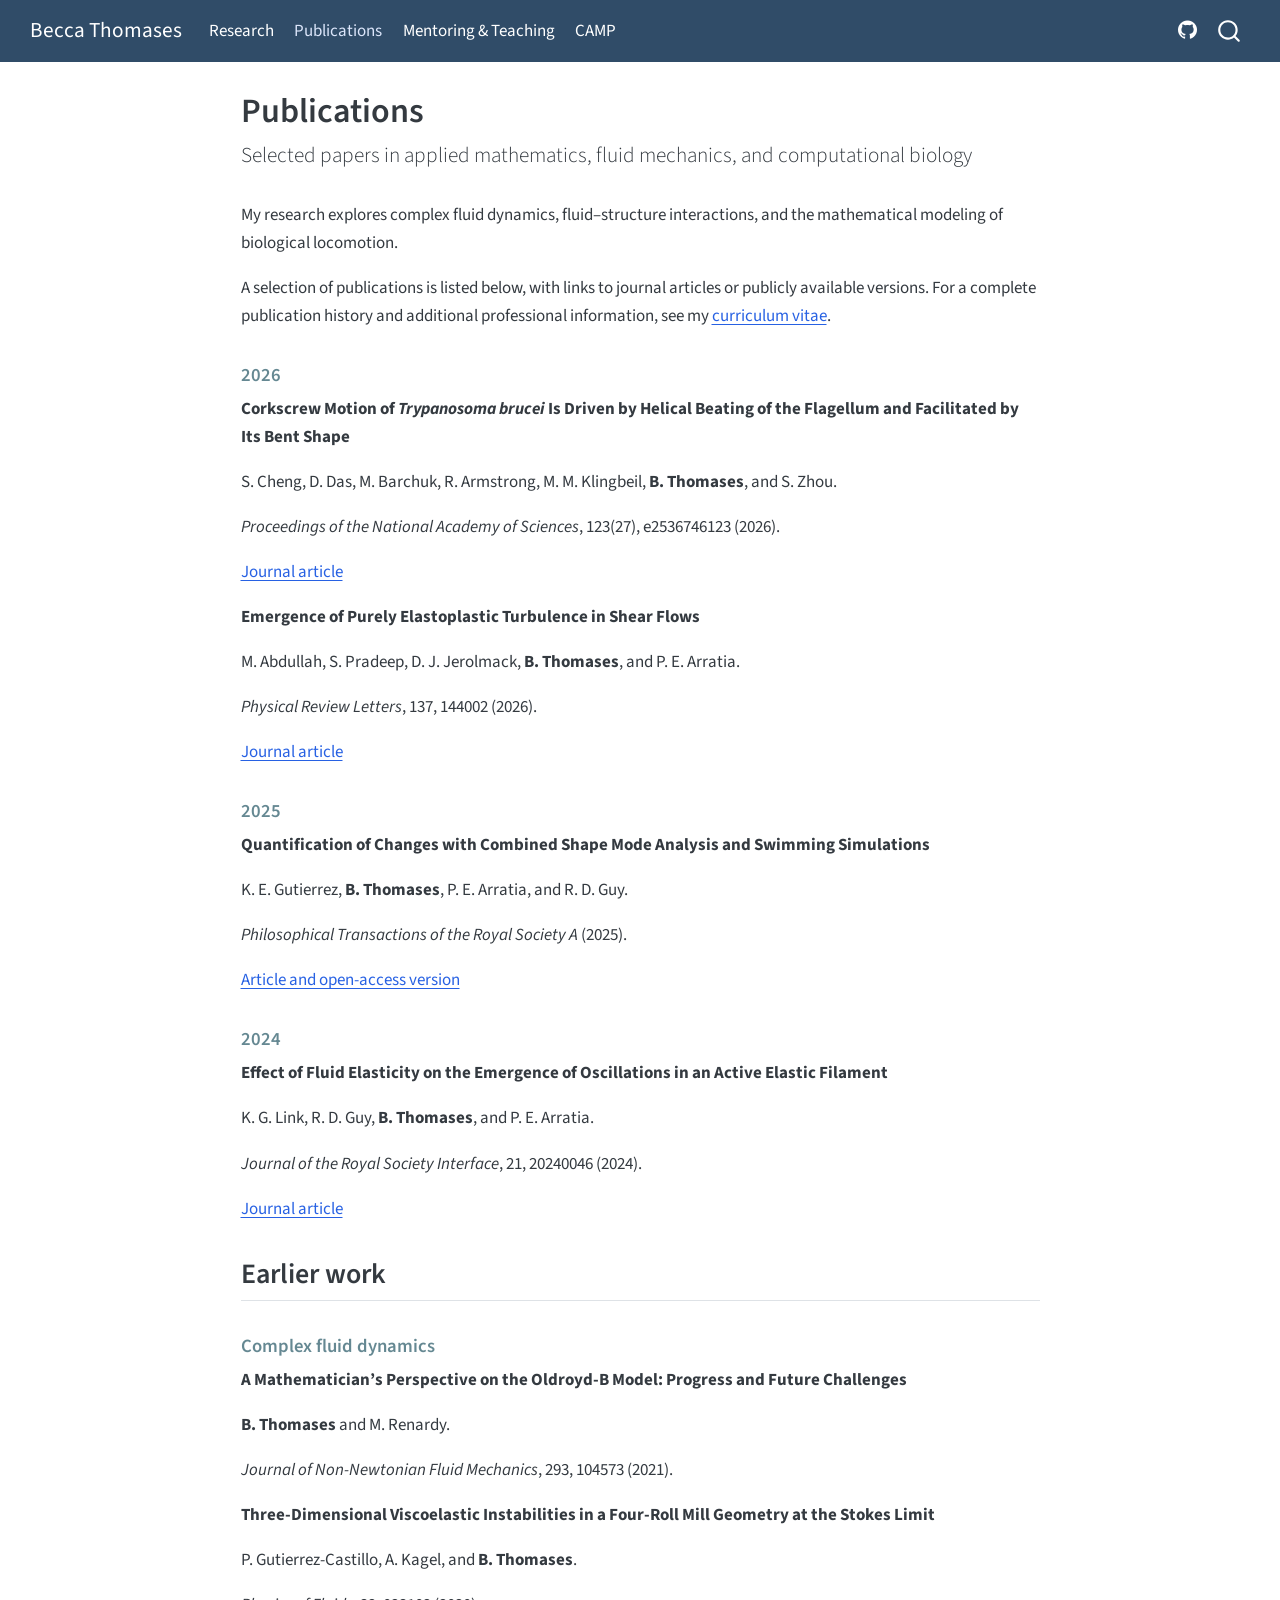
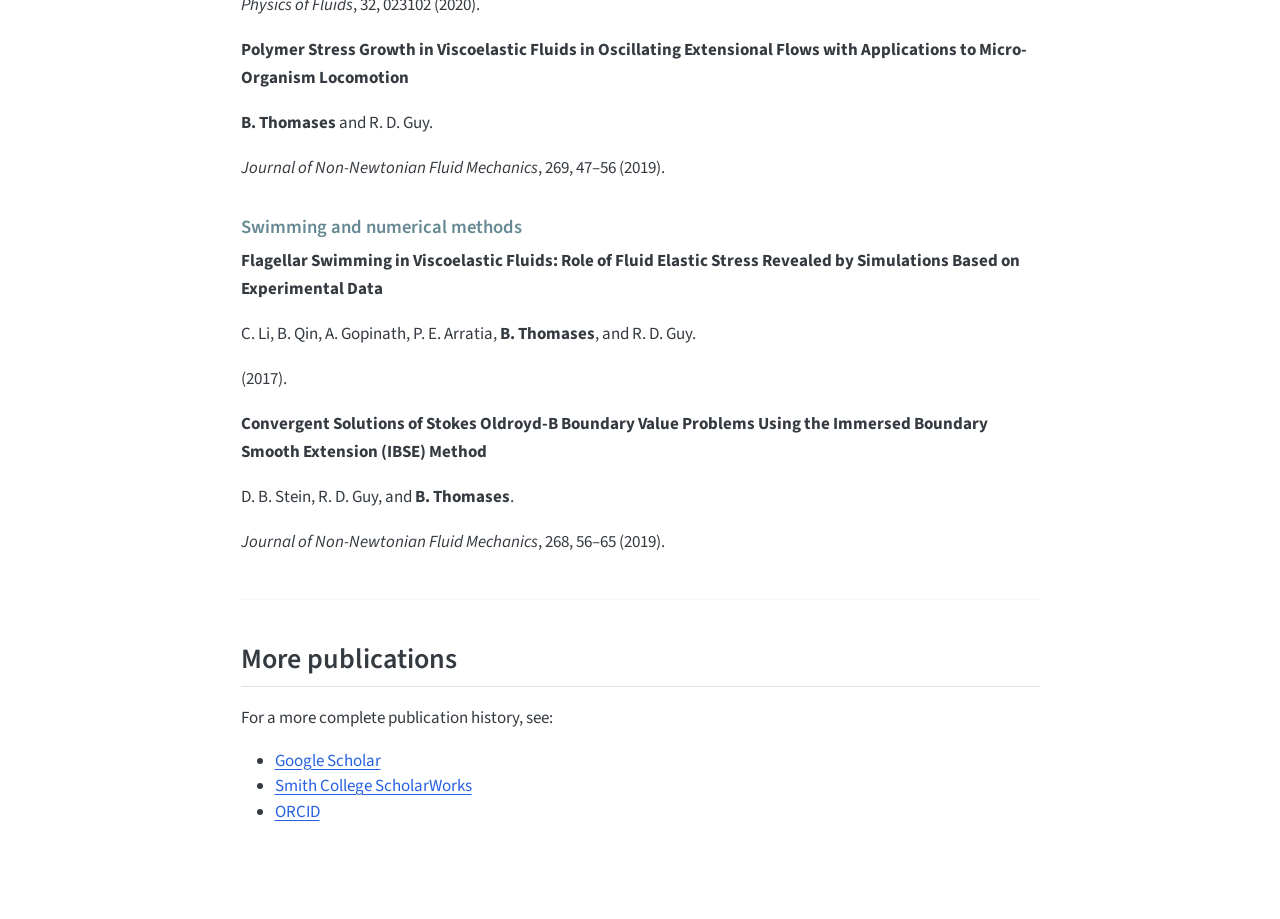
<file: docs/publications.html>
<!DOCTYPE html>
<html xmlns="http://www.w3.org/1999/xhtml" lang="en" xml:lang="en"><head>

<meta charset="utf-8">
<meta name="generator" content="quarto-1.10.19">

<meta name="viewport" content="width=device-width, initial-scale=1.0, user-scalable=yes">


<title>Publications – Becca Thomases</title>
<style>
/* Default styles provided by pandoc.
** See https://pandoc.org/MANUAL.html#variables-for-html for config info.
*/
span.smallcaps{font-variant: small-caps;}
div.columns{display: flex; gap: 1.5em;}
div.column{flex: auto;}
@media screen {
div.columns{gap: min(4vw, 1.5em);}
div.column{overflow-x: auto;}
}
div.hanging-indent{margin-left: 1.5em; text-indent: -1.5em;}
ul.task-list{list-style: none;}
ul.task-list li input[type="checkbox"] {
  width: 0.8em;
  margin: 0 0.8em 0.2em -1em; /* quarto-specific, see https://github.com/quarto-dev/quarto-cli/issues/4556 */ 
  vertical-align: middle;
}
</style>


<script src="site_libs/quarto-nav/quarto-nav.js"></script>
<script src="site_libs/quarto-nav/headroom.min.js"></script>
<script src="site_libs/clipboard/clipboard.min.js"></script>
<script src="site_libs/quarto-search/autocomplete.umd.js"></script>
<script src="site_libs/quarto-search/fuse.min.js"></script>
<script src="site_libs/quarto-search/quarto-search.js"></script>
<meta name="quarto:offset" content="./">
<script src="site_libs/quarto-html/quarto.js" type="module"></script>
<script src="site_libs/quarto-html/tabsets/tabsets.js" type="module"></script>
<script src="site_libs/quarto-html/popper.min.js"></script>
<script src="site_libs/quarto-html/tippy.umd.min.js"></script>
<script src="site_libs/quarto-html/anchor.min.js"></script>
<link href="site_libs/quarto-html/tippy.css" rel="stylesheet">
<link href="site_libs/quarto-html/quarto-syntax-highlighting-bf27225e3a48a9273f3daa8f8e829971.css" rel="stylesheet" id="quarto-text-highlighting-styles">
<script src="site_libs/bootstrap/bootstrap.min.js"></script>
<link href="site_libs/bootstrap/bootstrap-icons.css" rel="stylesheet">
<link href="site_libs/bootstrap/bootstrap-34193f0283d4ad770d502c7863128856.min.css" rel="stylesheet" append-hash="true" id="quarto-bootstrap" data-mode="light">
<script id="quarto-search-options" type="application/json">{
  "location": "navbar",
  "copy-button": false,
  "collapse-after": 3,
  "panel-placement": "end",
  "type": "overlay",
  "limit": 50,
  "keyboard-shortcut": [
    "f",
    "/",
    "s"
  ],
  "show-item-context": false,
  "language": {
    "search-no-results-text": "No results",
    "search-matching-documents-text": "matching documents",
    "search-copy-link-title": "Copy link to search",
    "search-hide-matches-text": "Hide additional matches",
    "search-more-match-text": "more match in this document",
    "search-more-matches-text": "more matches in this document",
    "search-clear-button-title": "Clear",
    "search-text-placeholder": "",
    "search-detached-cancel-button-title": "Cancel",
    "search-submit-button-title": "Submit",
    "search-label": "Search"
  }
}</script>


<link rel="stylesheet" href="styles.css">
</head>

<body class="nav-fixed fullcontent quarto-light">

<div id="quarto-search-results"></div>
  <header id="quarto-header" class="headroom fixed-top">
    <nav class="navbar navbar-expand-lg " data-bs-theme="dark">
      <div class="navbar-container container-fluid">
      <div class="navbar-brand-container mx-auto">
    <a class="navbar-brand" href="./index.html">
    <span class="navbar-title">Becca Thomases</span>
    </a>
  </div>
            <div id="quarto-search" class="" title="Search"></div>
          <button class="navbar-toggler" type="button" data-bs-toggle="collapse" data-bs-target="#navbarCollapse" aria-controls="navbarCollapse" role="menu" aria-expanded="false" aria-label="Toggle navigation" onclick="if (window.quartoToggleHeadroom) { window.quartoToggleHeadroom(); }">
  <span class="navbar-toggler-icon"></span>
</button>
          <div class="collapse navbar-collapse" id="navbarCollapse">
            <ul class="navbar-nav navbar-nav-scroll me-auto">
  <li class="nav-item">
    <a class="nav-link" href="./research.html"> 
<span class="menu-text">Research</span></a>
  </li>  
  <li class="nav-item">
    <a class="nav-link active" href="./publications.html" aria-current="page"> 
<span class="menu-text">Publications</span></a>
  </li>  
  <li class="nav-item">
    <a class="nav-link" href="./teaching.html"> 
<span class="menu-text">Mentoring &amp; Teaching</span></a>
  </li>  
  <li class="nav-item">
    <a class="nav-link" href="./camp.html"> 
<span class="menu-text">CAMP</span></a>
  </li>  
</ul>
            <ul class="navbar-nav navbar-nav-scroll ms-auto">
  <li class="nav-item compact">
    <a class="nav-link" href="https://github.com/beccathomases"> <i class="bi bi-github" role="img">
</i> 
<span class="menu-text"></span></a>
  </li>  
</ul>
          </div> <!-- /navcollapse -->
            <div class="quarto-navbar-tools">
</div>
      </div> <!-- /container-fluid -->
    </nav>
</header>
<!-- content -->
<div id="quarto-content" class="quarto-container page-columns page-rows-contents page-layout-article page-navbar">
<!-- sidebar -->
<!-- margin-sidebar -->
    
<!-- main -->
<main class="content" id="quarto-document-content">

<header id="title-block-header" class="quarto-title-block default">
<div class="quarto-title">
<h1 class="title">Publications</h1>
<p class="subtitle lead">Selected papers in applied mathematics, fluid mechanics, and computational biology</p>
</div>



<div class="quarto-title-meta">

    
  
    
  </div>
  


</header>


<p>My research explores complex fluid dynamics, fluid–structure interactions, and the mathematical modeling of biological locomotion.</p>
<p>A selection of publications is listed below, with links to journal articles or publicly available versions. For a complete publication history and additional professional information, see my <a href="files/Thomases_CV.pdf">curriculum vitae</a>.</p>
<section id="section" class="level3">
<h3 class="anchored" data-anchor-id="section">2026</h3>
<p><strong>Corkscrew Motion of <em>Trypanosoma brucei</em> Is Driven by Helical Beating of the Flagellum and Facilitated by Its Bent Shape</strong></p>
<p>S. Cheng, D. Das, M. Barchuk, R. Armstrong, M. M. Klingbeil, <strong>B. Thomases</strong>, and S. Zhou.</p>
<p><em>Proceedings of the National Academy of Sciences</em>, 123(27), e2536746123 (2026).</p>
<p><a href="https://doi.org/10.1073/pnas.2536746123">Journal article</a></p>
<p><strong>Emergence of Purely Elastoplastic Turbulence in Shear Flows</strong></p>
<p>M. Abdullah, S. Pradeep, D. J. Jerolmack, <strong>B. Thomases</strong>, and P. E. Arratia.</p>
<p><em>Physical Review Letters</em>, 137, 144002 (2026).</p>
<p><a href="https://doi.org/10.1103/cw8c-b1py">Journal article</a></p>
</section>
<section id="section-1" class="level3">
<h3 class="anchored" data-anchor-id="section-1">2025</h3>
<p><strong>Quantification of Changes with Combined Shape Mode Analysis and Swimming Simulations</strong></p>
<p>K. E. Gutierrez, <strong>B. Thomases</strong>, P. E. Arratia, and R. D. Guy.</p>
<p><em>Philosophical Transactions of the Royal Society A</em> (2025).</p>
<p><a href="https://scholarworks.smith.edu/mth_facpubs/197/">Article and open-access version</a></p>
</section>
<section id="section-2" class="level3">
<h3 class="anchored" data-anchor-id="section-2">2024</h3>
<p><strong>Effect of Fluid Elasticity on the Emergence of Oscillations in an Active Elastic Filament</strong></p>
<p>K. G. Link, R. D. Guy, <strong>B. Thomases</strong>, and P. E. Arratia.</p>
<p><em>Journal of the Royal Society Interface</em>, 21, 20240046 (2024).</p>
<p><a href="https://doi.org/10.1098/rsif.2024.0046">Journal article</a></p>
</section>
<section id="earlier-work" class="level2">
<h2 class="anchored" data-anchor-id="earlier-work">Earlier work</h2>
<section id="complex-fluid-dynamics" class="level3">
<h3 class="anchored" data-anchor-id="complex-fluid-dynamics">Complex fluid dynamics</h3>
<p><strong>A Mathematician’s Perspective on the Oldroyd-B Model: Progress and Future Challenges</strong></p>
<p><strong>B. Thomases</strong> and M. Renardy.</p>
<p><em>Journal of Non-Newtonian Fluid Mechanics</em>, 293, 104573 (2021).</p>
<p><strong>Three-Dimensional Viscoelastic Instabilities in a Four-Roll Mill Geometry at the Stokes Limit</strong></p>
<p>P. Gutierrez-Castillo, A. Kagel, and <strong>B. Thomases</strong>.</p>
<p><em>Physics of Fluids</em>, 32, 023102 (2020).</p>
<p><strong>Polymer Stress Growth in Viscoelastic Fluids in Oscillating Extensional Flows with Applications to Micro-Organism Locomotion</strong></p>
<p><strong>B. Thomases</strong> and R. D. Guy.</p>
<p><em>Journal of Non-Newtonian Fluid Mechanics</em>, 269, 47–56 (2019).</p>
</section>
<section id="swimming-and-numerical-methods" class="level3">
<h3 class="anchored" data-anchor-id="swimming-and-numerical-methods">Swimming and numerical methods</h3>
<p><strong>Flagellar Swimming in Viscoelastic Fluids: Role of Fluid Elastic Stress Revealed by Simulations Based on Experimental Data</strong></p>
<p>C. Li, B. Qin, A. Gopinath, P. E. Arratia, <strong>B. Thomases</strong>, and R. D. Guy.</p>
<p>(2017).</p>
<p><strong>Convergent Solutions of Stokes Oldroyd-B Boundary Value Problems Using the Immersed Boundary Smooth Extension (IBSE) Method</strong></p>
<p>D. B. Stein, R. D. Guy, and <strong>B. Thomases</strong>.</p>
<p><em>Journal of Non-Newtonian Fluid Mechanics</em>, 268, 56–65 (2019).</p>
<hr>
</section>
</section>
<section id="more-publications" class="level2">
<h2 class="anchored" data-anchor-id="more-publications">More publications</h2>
<p>For a more complete publication history, see:</p>
<ul>
<li><a href="https://scholar.google.com/citations?user=sjJDTBUAAAAJ">Google Scholar</a></li>
<li><a href="https://scholarworks.smith.edu/mth_facpubs/">Smith College ScholarWorks</a></li>
<li><a href="https://orcid.org/0000-0001-8502-8915">ORCID</a></li>
</ul>
<!-- Later: add links to a complete publication list,
     Google Scholar, and additional selected articles. -->


</section>

</main> <!-- /main -->
<script id="quarto-html-after-body" type="application/javascript">
  window.document.addEventListener("DOMContentLoaded", function (event) {
    const icon = "";
    const anchorJS = new window.AnchorJS();
    anchorJS.options = {
      placement: 'right',
      icon: icon
    };
    anchorJS.add('.anchored');
    const isCodeAnnotation = (el) => {
      for (const clz of el.classList) {
        if (clz.startsWith('code-annotation-')) {                     
          return true;
        }
      }
      return false;
    }
    const onCopySuccess = function(e) {
      // button target
      const button = e.trigger;
      // don't keep focus
      button.blur();
      // flash "checked"
      button.classList.add('code-copy-button-checked');
      var currentTitle = button.getAttribute("title");
      button.setAttribute("title", "Copied!");
      let tooltip;
      if (window.bootstrap) {
        button.setAttribute("data-bs-toggle", "tooltip");
        button.setAttribute("data-bs-placement", "left");
        button.setAttribute("data-bs-title", "Copied!");
        tooltip = new bootstrap.Tooltip(button, 
          { trigger: "manual", 
            customClass: "code-copy-button-tooltip",
            offset: [0, -8]});
        tooltip.show();    
      }
      setTimeout(function() {
        if (tooltip) {
          tooltip.hide();
          button.removeAttribute("data-bs-title");
          button.removeAttribute("data-bs-toggle");
          button.removeAttribute("data-bs-placement");
        }
        button.setAttribute("title", currentTitle);
        button.classList.remove('code-copy-button-checked');
      }, 1000);
      // clear code selection
      e.clearSelection();
    }
    const getTextToCopy = function(trigger) {
      const outerScaffold = trigger.parentElement.cloneNode(true);
      const codeEl = outerScaffold.querySelector('code');
      for (const childEl of codeEl.children) {
        if (isCodeAnnotation(childEl)) {
          childEl.remove();
        }
      }
      return codeEl.innerText;
    }
    const clipboard = new window.ClipboardJS('.code-copy-button:not([data-in-quarto-modal])', {
      text: getTextToCopy
    });
    clipboard.on('success', onCopySuccess);
    if (window.document.getElementById('quarto-embedded-source-code-modal')) {
      const clipboardModal = new window.ClipboardJS('.code-copy-button[data-in-quarto-modal]', {
        text: getTextToCopy,
        container: window.document.getElementById('quarto-embedded-source-code-modal')
      });
      clipboardModal.on('success', onCopySuccess);
    }
      var localhostRegex = new RegExp(/^(?:http|https):\/\/localhost\:?[0-9]*\//);
      var mailtoRegex = new RegExp(/^mailto:/);
        var filterRegex = new RegExp('/' + window.location.host + '/');
      var isInternal = (href) => {
          return filterRegex.test(href) || localhostRegex.test(href) || mailtoRegex.test(href);
      }
      // Inspect non-navigation links and adorn them if external
     var links = window.document.querySelectorAll('a[href]:not(.nav-link):not(.navbar-brand):not(.toc-action):not(.sidebar-link):not(.sidebar-item-toggle):not(.pagination-link):not(.no-external):not([aria-hidden]):not(.dropdown-item):not(.quarto-navigation-tool):not(.about-link)');
      for (var i=0; i<links.length; i++) {
        const link = links[i];
        if (!isInternal(link.href)) {
          // undo the damage that might have been done by quarto-nav.js in the case of
          // links that we want to consider external
          if (link.dataset.originalHref !== undefined) {
            link.href = link.dataset.originalHref;
          }
        }
      }
    function tippyHover(el, contentFn, onTriggerFn, onUntriggerFn) {
      const config = {
        allowHTML: true,
        maxWidth: 500,
        delay: 100,
        arrow: false,
        appendTo: function(el) {
            return el.parentElement;
        },
        interactive: true,
        interactiveBorder: 10,
        theme: 'quarto',
        placement: 'bottom-start',
      };
      if (contentFn) {
        config.content = contentFn;
      }
      if (onTriggerFn) {
        config.onTrigger = onTriggerFn;
      }
      if (onUntriggerFn) {
        config.onUntrigger = onUntriggerFn;
      }
      window.tippy(el, config); 
    }
    const noterefs = window.document.querySelectorAll('a[role="doc-noteref"]');
    for (var i=0; i<noterefs.length; i++) {
      const ref = noterefs[i];
      tippyHover(ref, function() {
        // use id or data attribute instead here
        let href = ref.getAttribute('data-footnote-href') || ref.getAttribute('href');
        try { href = new URL(href).hash; } catch {}
        const id = href.replace(/^#\/?/, "");
        const note = window.document.getElementById(id);
        if (note) {
          return note.innerHTML;
        } else {
          return "";
        }
      });
    }
    const xrefs = window.document.querySelectorAll('a.quarto-xref');
    const processXRef = (id, note) => {
      // Strip column container classes
      const stripColumnClz = (el) => {
        el.classList.remove("page-full", "page-columns");
        if (el.children) {
          for (const child of el.children) {
            stripColumnClz(child);
          }
        }
      }
      stripColumnClz(note)
      if (id === null || id.startsWith('sec-')) {
        // Special case sections, only their first couple elements
        const container = document.createElement("div");
        if (note.children && note.children.length > 2) {
          container.appendChild(note.children[0].cloneNode(true));
          for (let i = 1; i < note.children.length; i++) {
            const child = note.children[i];
            if (child.tagName === "P" && child.innerText === "") {
              continue;
            } else {
              container.appendChild(child.cloneNode(true));
              break;
            }
          }
          if (window.Quarto?.typesetMath) {
            window.Quarto.typesetMath(container);
          }
          return container.innerHTML
        } else {
          if (window.Quarto?.typesetMath) {
            window.Quarto.typesetMath(note);
          }
          return note.innerHTML;
        }
      } else {
        // Remove any anchor links if they are present
        const anchorLink = note.querySelector('a.anchorjs-link');
        if (anchorLink) {
          anchorLink.remove();
        }
        if (window.Quarto?.typesetMath) {
          window.Quarto.typesetMath(note);
        }
        if (note.classList.contains("callout")) {
          return note.outerHTML;
        } else {
          return note.innerHTML;
        }
      }
    }
    for (var i=0; i<xrefs.length; i++) {
      const xref = xrefs[i];
      tippyHover(xref, undefined, function(instance) {
        instance.disable();
        let url = xref.getAttribute('href');
        let hash = undefined; 
        if (url.startsWith('#')) {
          hash = url;
        } else {
          try { hash = new URL(url).hash; } catch {}
        }
        if (hash) {
          const id = hash.replace(/^#\/?/, "");
          const note = window.document.getElementById(id);
          if (note !== null) {
            try {
              const html = processXRef(id, note.cloneNode(true));
              instance.setContent(html);
            } finally {
              instance.enable();
              instance.show();
            }
          } else {
            // See if we can fetch this
            fetch(url.split('#')[0])
            .then(res => res.text())
            .then(html => {
              const parser = new DOMParser();
              const htmlDoc = parser.parseFromString(html, "text/html");
              const note = htmlDoc.getElementById(id);
              if (note !== null) {
                const html = processXRef(id, note);
                instance.setContent(html);
              } 
            }).finally(() => {
              instance.enable();
              instance.show();
            });
          }
        } else {
          // See if we can fetch a full url (with no hash to target)
          // This is a special case and we should probably do some content thinning / targeting
          fetch(url)
          .then(res => res.text())
          .then(html => {
            const parser = new DOMParser();
            const htmlDoc = parser.parseFromString(html, "text/html");
            const note = htmlDoc.querySelector('main.content');
            if (note !== null) {
              // This should only happen for chapter cross references
              // (since there is no id in the URL)
              // remove the first header
              if (note.children.length > 0 && note.children[0].tagName === "HEADER") {
                note.children[0].remove();
              }
              const html = processXRef(null, note);
              instance.setContent(html);
            } 
          }).finally(() => {
            instance.enable();
            instance.show();
          });
        }
      }, function(instance) {
      });
    }
        let selectedAnnoteEl;
        const selectorForAnnotation = ( cell, annotation) => {
          let cellAttr = 'data-code-cell="' + cell + '"';
          let lineAttr = 'data-code-annotation="' +  annotation + '"';
          const selector = 'span[' + cellAttr + '][' + lineAttr + ']';
          return selector;
        }
        const selectCodeLines = (annoteEl) => {
          const doc = window.document;
          const targetCell = annoteEl.getAttribute("data-target-cell");
          const targetAnnotation = annoteEl.getAttribute("data-target-annotation");
          const annoteSpan = window.document.querySelector(selectorForAnnotation(targetCell, targetAnnotation));
          const lines = annoteSpan.getAttribute("data-code-lines").split(",");
          const lineIds = lines.map((line) => {
            return targetCell + "-" + line;
          })
          let top = null;
          let height = null;
          let parent = null;
          if (lineIds.length > 0) {
              //compute the position of the single el (top and bottom and make a div)
              const el = window.document.getElementById(lineIds[0]);
              top = el.offsetTop;
              height = el.offsetHeight;
              parent = el.parentElement.parentElement;
            if (lineIds.length > 1) {
              const lastEl = window.document.getElementById(lineIds[lineIds.length - 1]);
              const bottom = lastEl.offsetTop + lastEl.offsetHeight;
              height = bottom - top;
            }
            if (top !== null && height !== null && parent !== null) {
              // cook up a div (if necessary) and position it 
              let div = window.document.getElementById("code-annotation-line-highlight");
              if (div === null) {
                div = window.document.createElement("div");
                div.setAttribute("id", "code-annotation-line-highlight");
                div.style.position = 'absolute';
                parent.appendChild(div);
              }
              div.style.top = top - 2 + "px";
              div.style.height = height + 4 + "px";
              div.style.left = 0;
              let gutterDiv = window.document.getElementById("code-annotation-line-highlight-gutter");
              if (gutterDiv === null) {
                gutterDiv = window.document.createElement("div");
                gutterDiv.setAttribute("id", "code-annotation-line-highlight-gutter");
                gutterDiv.style.position = 'absolute';
                const codeCell = window.document.getElementById(targetCell);
                const gutter = codeCell.querySelector('.code-annotation-gutter');
                gutter.appendChild(gutterDiv);
              }
              gutterDiv.style.top = top - 2 + "px";
              gutterDiv.style.height = height + 4 + "px";
            }
            selectedAnnoteEl = annoteEl;
          }
        };
        const unselectCodeLines = () => {
          const elementsIds = ["code-annotation-line-highlight", "code-annotation-line-highlight-gutter"];
          elementsIds.forEach((elId) => {
            const div = window.document.getElementById(elId);
            if (div) {
              div.remove();
            }
          });
          selectedAnnoteEl = undefined;
        };
          // Handle positioning of the toggle
      window.addEventListener(
        "resize",
        throttle(() => {
          elRect = undefined;
          if (selectedAnnoteEl) {
            selectCodeLines(selectedAnnoteEl);
          }
        }, 10)
      );
      function throttle(fn, ms) {
      let throttle = false;
      let timer;
        return (...args) => {
          if(!throttle) { // first call gets through
              fn.apply(this, args);
              throttle = true;
          } else { // all the others get throttled
              if(timer) clearTimeout(timer); // cancel #2
              timer = setTimeout(() => {
                fn.apply(this, args);
                timer = throttle = false;
              }, ms);
          }
        };
      }
        // Attach click handler to the DT
        const annoteDls = window.document.querySelectorAll('dt[data-target-cell]');
        for (const annoteDlNode of annoteDls) {
          annoteDlNode.addEventListener('click', (event) => {
            const clickedEl = event.target;
            if (clickedEl !== selectedAnnoteEl) {
              unselectCodeLines();
              const activeEl = window.document.querySelector('dt[data-target-cell].code-annotation-active');
              if (activeEl) {
                activeEl.classList.remove('code-annotation-active');
              }
              selectCodeLines(clickedEl);
              clickedEl.classList.add('code-annotation-active');
            } else {
              // Unselect the line
              unselectCodeLines();
              clickedEl.classList.remove('code-annotation-active');
            }
          });
        }
    const findCites = (el) => {
      const parentEl = el.parentElement;
      if (parentEl) {
        const cites = parentEl.dataset.cites;
        if (cites) {
          return {
            el,
            cites: cites.split(' ')
          };
        } else {
          return findCites(el.parentElement)
        }
      } else {
        return undefined;
      }
    };
    var bibliorefs = window.document.querySelectorAll('a[role="doc-biblioref"]');
    for (var i=0; i<bibliorefs.length; i++) {
      const ref = bibliorefs[i];
      const citeInfo = findCites(ref);
      if (citeInfo) {
        tippyHover(citeInfo.el, function() {
          var popup = window.document.createElement('div');
          citeInfo.cites.forEach(function(cite) {
            var citeDiv = window.document.createElement('div');
            citeDiv.classList.add('hanging-indent');
            citeDiv.classList.add('csl-entry');
            var biblioDiv = window.document.getElementById('ref-' + cite);
            if (biblioDiv) {
              citeDiv.innerHTML = biblioDiv.innerHTML;
            }
            popup.appendChild(citeDiv);
          });
          return popup.innerHTML;
        });
      }
    }
  });
  </script>
</div> <!-- /content -->




</body></html>
</file>
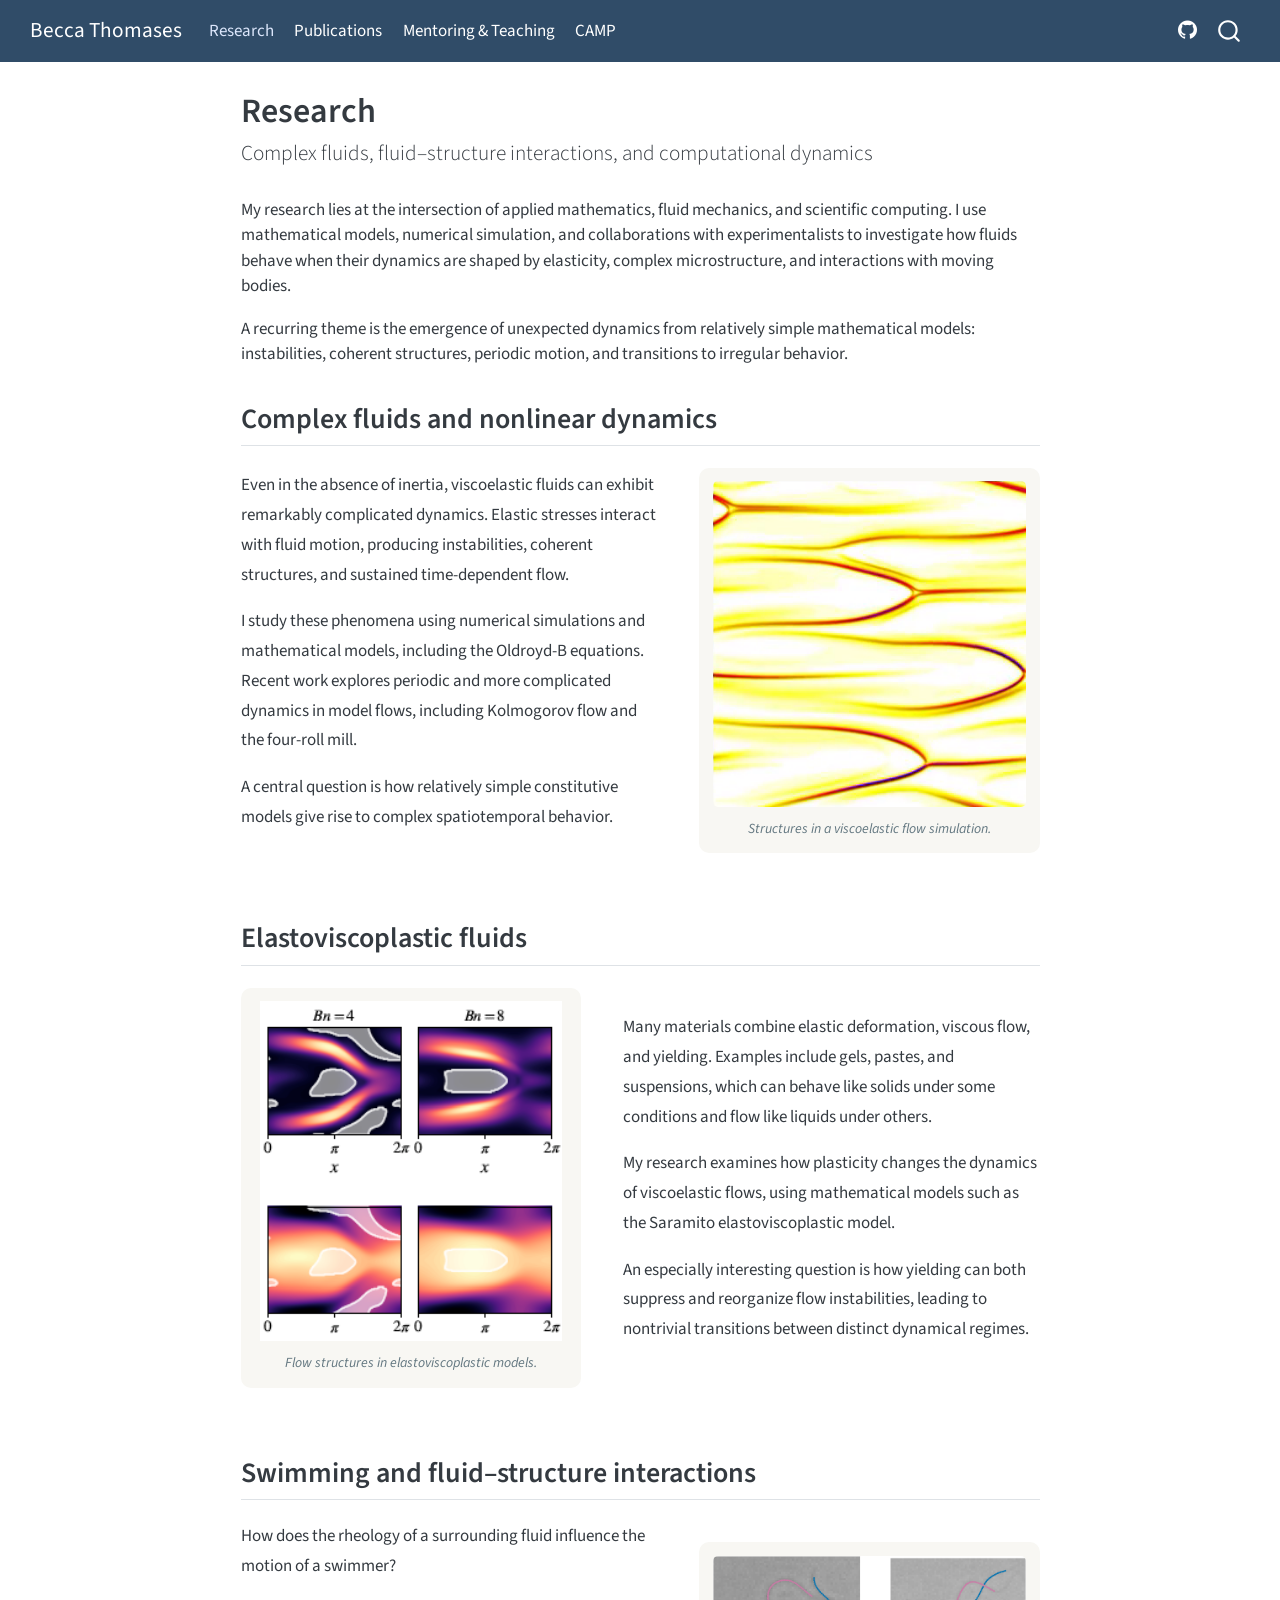
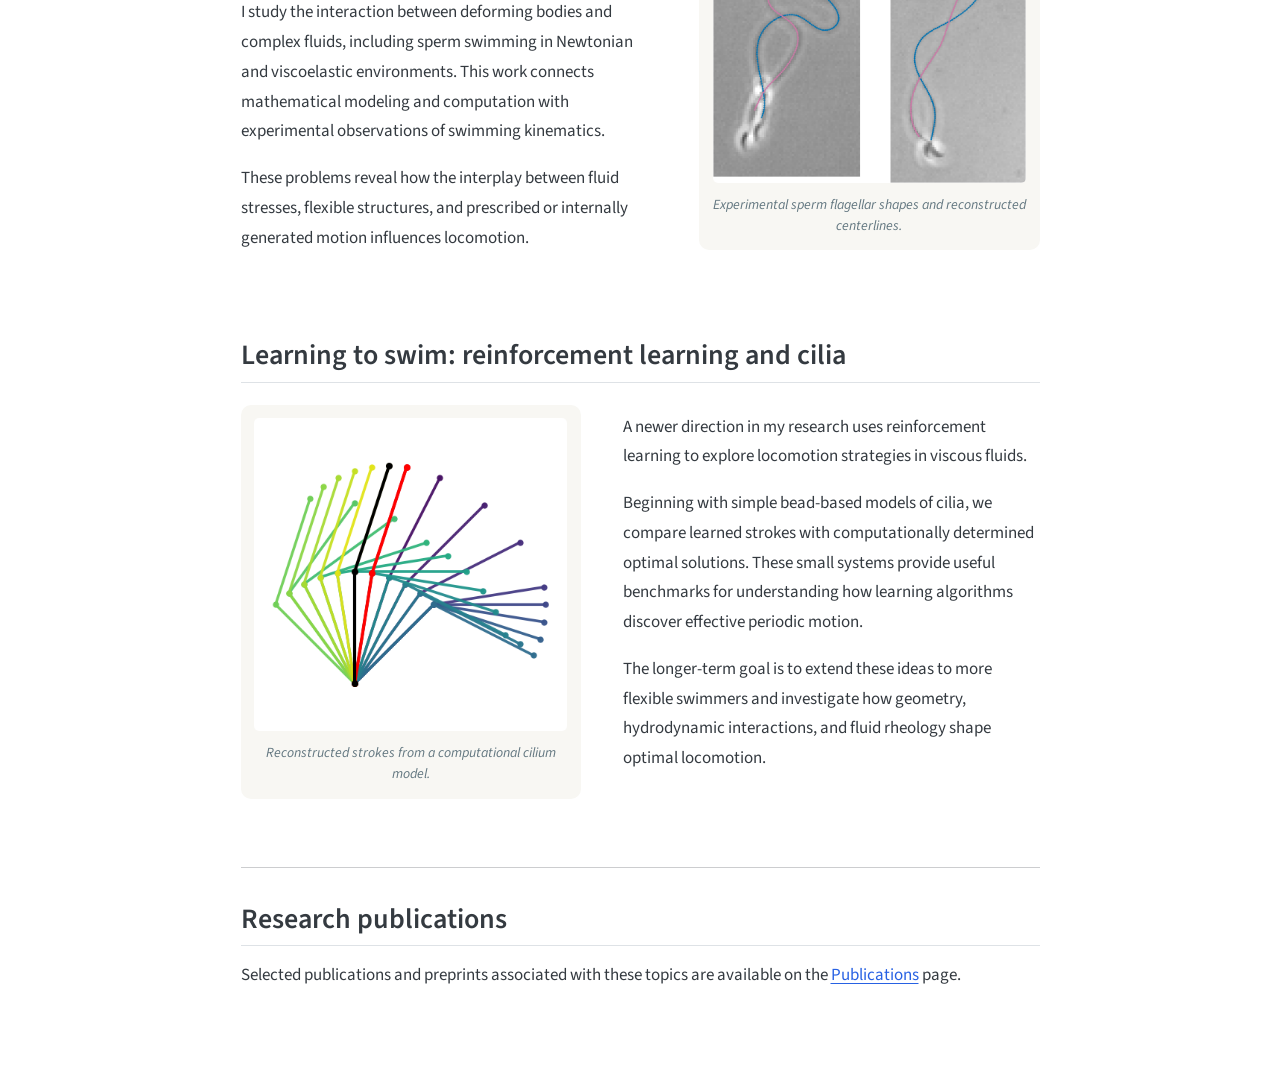
<file: docs/research.html>
<!DOCTYPE html>
<html xmlns="http://www.w3.org/1999/xhtml" lang="en" xml:lang="en"><head>

<meta charset="utf-8">
<meta name="generator" content="quarto-1.10.19">

<meta name="viewport" content="width=device-width, initial-scale=1.0, user-scalable=yes">


<title>Research – Becca Thomases</title>
<style>
/* Default styles provided by pandoc.
** See https://pandoc.org/MANUAL.html#variables-for-html for config info.
*/
span.smallcaps{font-variant: small-caps;}
div.columns{display: flex; gap: 1.5em;}
div.column{flex: auto;}
@media screen {
div.columns{gap: min(4vw, 1.5em);}
div.column{overflow-x: auto;}
}
div.hanging-indent{margin-left: 1.5em; text-indent: -1.5em;}
ul.task-list{list-style: none;}
ul.task-list li input[type="checkbox"] {
  width: 0.8em;
  margin: 0 0.8em 0.2em -1em; /* quarto-specific, see https://github.com/quarto-dev/quarto-cli/issues/4556 */ 
  vertical-align: middle;
}
</style>


<script src="site_libs/quarto-nav/quarto-nav.js"></script>
<script src="site_libs/quarto-nav/headroom.min.js"></script>
<script src="site_libs/clipboard/clipboard.min.js"></script>
<script src="site_libs/quarto-search/autocomplete.umd.js"></script>
<script src="site_libs/quarto-search/fuse.min.js"></script>
<script src="site_libs/quarto-search/quarto-search.js"></script>
<meta name="quarto:offset" content="./">
<script src="site_libs/quarto-html/quarto.js" type="module"></script>
<script src="site_libs/quarto-html/tabsets/tabsets.js" type="module"></script>
<script src="site_libs/quarto-html/popper.min.js"></script>
<script src="site_libs/quarto-html/tippy.umd.min.js"></script>
<script src="site_libs/quarto-html/anchor.min.js"></script>
<link href="site_libs/quarto-html/tippy.css" rel="stylesheet">
<link href="site_libs/quarto-html/quarto-syntax-highlighting-bf27225e3a48a9273f3daa8f8e829971.css" rel="stylesheet" id="quarto-text-highlighting-styles">
<script src="site_libs/bootstrap/bootstrap.min.js"></script>
<link href="site_libs/bootstrap/bootstrap-icons.css" rel="stylesheet">
<link href="site_libs/bootstrap/bootstrap-34193f0283d4ad770d502c7863128856.min.css" rel="stylesheet" append-hash="true" id="quarto-bootstrap" data-mode="light">
<script id="quarto-search-options" type="application/json">{
  "location": "navbar",
  "copy-button": false,
  "collapse-after": 3,
  "panel-placement": "end",
  "type": "overlay",
  "limit": 50,
  "keyboard-shortcut": [
    "f",
    "/",
    "s"
  ],
  "show-item-context": false,
  "language": {
    "search-no-results-text": "No results",
    "search-matching-documents-text": "matching documents",
    "search-copy-link-title": "Copy link to search",
    "search-hide-matches-text": "Hide additional matches",
    "search-more-match-text": "more match in this document",
    "search-more-matches-text": "more matches in this document",
    "search-clear-button-title": "Clear",
    "search-text-placeholder": "",
    "search-detached-cancel-button-title": "Cancel",
    "search-submit-button-title": "Submit",
    "search-label": "Search"
  }
}</script>


<link rel="stylesheet" href="styles.css">
</head>

<body class="nav-fixed fullcontent quarto-light">

<div id="quarto-search-results"></div>
  <header id="quarto-header" class="headroom fixed-top">
    <nav class="navbar navbar-expand-lg " data-bs-theme="dark">
      <div class="navbar-container container-fluid">
      <div class="navbar-brand-container mx-auto">
    <a class="navbar-brand" href="./index.html">
    <span class="navbar-title">Becca Thomases</span>
    </a>
  </div>
            <div id="quarto-search" class="" title="Search"></div>
          <button class="navbar-toggler" type="button" data-bs-toggle="collapse" data-bs-target="#navbarCollapse" aria-controls="navbarCollapse" role="menu" aria-expanded="false" aria-label="Toggle navigation" onclick="if (window.quartoToggleHeadroom) { window.quartoToggleHeadroom(); }">
  <span class="navbar-toggler-icon"></span>
</button>
          <div class="collapse navbar-collapse" id="navbarCollapse">
            <ul class="navbar-nav navbar-nav-scroll me-auto">
  <li class="nav-item">
    <a class="nav-link active" href="./research.html" aria-current="page"> 
<span class="menu-text">Research</span></a>
  </li>  
  <li class="nav-item">
    <a class="nav-link" href="./publications.html"> 
<span class="menu-text">Publications</span></a>
  </li>  
  <li class="nav-item">
    <a class="nav-link" href="./teaching.html"> 
<span class="menu-text">Mentoring &amp; Teaching</span></a>
  </li>  
  <li class="nav-item">
    <a class="nav-link" href="./camp.html"> 
<span class="menu-text">CAMP</span></a>
  </li>  
</ul>
            <ul class="navbar-nav navbar-nav-scroll ms-auto">
  <li class="nav-item compact">
    <a class="nav-link" href="https://github.com/beccathomases"> <i class="bi bi-github" role="img">
</i> 
<span class="menu-text"></span></a>
  </li>  
</ul>
          </div> <!-- /navcollapse -->
            <div class="quarto-navbar-tools">
</div>
      </div> <!-- /container-fluid -->
    </nav>
</header>
<!-- content -->
<div id="quarto-content" class="quarto-container page-columns page-rows-contents page-layout-article page-navbar">
<!-- sidebar -->
<!-- margin-sidebar -->
    
<!-- main -->
<main class="content" id="quarto-document-content">

<header id="title-block-header" class="quarto-title-block default">
<div class="quarto-title">
<h1 class="title">Research</h1>
<p class="subtitle lead">Complex fluids, fluid–structure interactions, and computational dynamics</p>
</div>



<div class="quarto-title-meta">

    
  
    
  </div>
  


</header>


<p>My research lies at the intersection of applied mathematics, fluid mechanics, and scientific computing. I use mathematical models, numerical simulation, and collaborations with experimentalists to investigate how fluids behave when their dynamics are shaped by elasticity, complex microstructure, and interactions with moving bodies.</p>
<p>A recurring theme is the emergence of unexpected dynamics from relatively simple mathematical models: instabilities, coherent structures, periodic motion, and transitions to irregular behavior.</p>
<section id="complex-fluids-and-nonlinear-dynamics" class="level2">
<h2 class="anchored" data-anchor-id="complex-fluids-and-nonlinear-dynamics">Complex fluids and nonlinear dynamics</h2>
<div class="research-feature">
<div class="research-description">
<p>Even in the absence of inertia, viscoelastic fluids can exhibit remarkably complicated dynamics. Elastic stresses interact with fluid motion, producing instabilities, coherent structures, and sustained time-dependent flow.</p>
<p>I study these phenomena using numerical simulations and mathematical models, including the Oldroyd-B equations. Recent work explores periodic and more complicated dynamics in model flows, including Kolmogorov flow and the four-roll mill.</p>
<p>A central question is how relatively simple constitutive models give rise to complex spatiotemporal behavior.</p>
</div>
<div class="research-visual">
<p><img src="images/flow-structures-hero-clean.png" class="img-fluid" alt="Numerical visualization of evolving structures in viscoelastic flow"></p>
<p><em>Structures in a viscoelastic flow simulation.</em></p>
</div>
</div>
</section>
<section id="elastoviscoplastic-fluids" class="level2">
<h2 class="anchored" data-anchor-id="elastoviscoplastic-fluids">Elastoviscoplastic fluids</h2>
<div class="research-feature reverse">
<div class="research-description">
<p>Many materials combine elastic deformation, viscous flow, and yielding. Examples include gels, pastes, and suspensions, which can behave like solids under some conditions and flow like liquids under others.</p>
<p>My research examines how plasticity changes the dynamics of viscoelastic flows, using mathematical models such as the Saramito elastoviscoplastic model.</p>
<p>An especially interesting question is how yielding can both suppress and reorganize flow instabilities, leading to nontrivial transitions between distinct dynamical regimes.</p>
</div>
<div class="research-visual">
<p><img src="images/evp.png" class="img-fluid" alt="Numerical simulations comparing flow structures at different yield stresses"></p>
<p><em>Flow structures in elastoviscoplastic models.</em></p>
</div>
</div>
</section>
<section id="swimming-and-fluidstructure-interactions" class="level2">
<h2 class="anchored" data-anchor-id="swimming-and-fluidstructure-interactions">Swimming and fluid–structure interactions</h2>
<div class="research-feature">
<div class="research-description">
<p>How does the rheology of a surrounding fluid influence the motion of a swimmer?</p>
<p>I study the interaction between deforming bodies and complex fluids, including sperm swimming in Newtonian and viscoelastic environments. This work connects mathematical modeling and computation with experimental observations of swimming kinematics.</p>
<p>These problems reveal how the interplay between fluid stresses, flexible structures, and prescribed or internally generated motion influences locomotion.</p>
</div>
<div class="research-visual">
<p><img src="images/sperm.png" class="img-fluid" alt="Experimental images of sperm flagellar shapes with tracked centerlines"></p>
<p><em>Experimental sperm flagellar shapes and reconstructed centerlines.</em></p>
</div>
</div>
</section>
<section id="learning-to-swim-reinforcement-learning-and-cilia" class="level2">
<h2 class="anchored" data-anchor-id="learning-to-swim-reinforcement-learning-and-cilia">Learning to swim: reinforcement learning and cilia</h2>
<div class="research-feature reverse">
<div class="research-description">
<p>A newer direction in my research uses reinforcement learning to explore locomotion strategies in viscous fluids.</p>
<p>Beginning with simple bead-based models of cilia, we compare learned strokes with computationally determined optimal solutions. These small systems provide useful benchmarks for understanding how learning algorithms discover effective periodic motion.</p>
<p>The longer-term goal is to extend these ideas to more flexible swimmers and investigate how geometry, hydrodynamic interactions, and fluid rheology shape optimal locomotion.</p>
</div>
<div class="research-visual">
<p><img src="images/RL_2cilia.png" class="img-fluid" alt="Colored reconstructions of a two-link cilium stroke learned using reinforcement learning"></p>
<p><em>Reconstructed strokes from a computational cilium model.</em></p>
</div>
</div>
<hr>
</section>
<section id="research-publications" class="level2">
<h2 class="anchored" data-anchor-id="research-publications">Research publications</h2>
<p>Selected publications and preprints associated with these topics are available on the <a href="./publications.html">Publications</a> page.</p>
<!-- Later: add links to research movies, code, collaborators,
     and selected publications under the relevant themes. -->


</section>

</main> <!-- /main -->
<script id="quarto-html-after-body" type="application/javascript">
  window.document.addEventListener("DOMContentLoaded", function (event) {
    const icon = "";
    const anchorJS = new window.AnchorJS();
    anchorJS.options = {
      placement: 'right',
      icon: icon
    };
    anchorJS.add('.anchored');
    const isCodeAnnotation = (el) => {
      for (const clz of el.classList) {
        if (clz.startsWith('code-annotation-')) {                     
          return true;
        }
      }
      return false;
    }
    const onCopySuccess = function(e) {
      // button target
      const button = e.trigger;
      // don't keep focus
      button.blur();
      // flash "checked"
      button.classList.add('code-copy-button-checked');
      var currentTitle = button.getAttribute("title");
      button.setAttribute("title", "Copied!");
      let tooltip;
      if (window.bootstrap) {
        button.setAttribute("data-bs-toggle", "tooltip");
        button.setAttribute("data-bs-placement", "left");
        button.setAttribute("data-bs-title", "Copied!");
        tooltip = new bootstrap.Tooltip(button, 
          { trigger: "manual", 
            customClass: "code-copy-button-tooltip",
            offset: [0, -8]});
        tooltip.show();    
      }
      setTimeout(function() {
        if (tooltip) {
          tooltip.hide();
          button.removeAttribute("data-bs-title");
          button.removeAttribute("data-bs-toggle");
          button.removeAttribute("data-bs-placement");
        }
        button.setAttribute("title", currentTitle);
        button.classList.remove('code-copy-button-checked');
      }, 1000);
      // clear code selection
      e.clearSelection();
    }
    const getTextToCopy = function(trigger) {
      const outerScaffold = trigger.parentElement.cloneNode(true);
      const codeEl = outerScaffold.querySelector('code');
      for (const childEl of codeEl.children) {
        if (isCodeAnnotation(childEl)) {
          childEl.remove();
        }
      }
      return codeEl.innerText;
    }
    const clipboard = new window.ClipboardJS('.code-copy-button:not([data-in-quarto-modal])', {
      text: getTextToCopy
    });
    clipboard.on('success', onCopySuccess);
    if (window.document.getElementById('quarto-embedded-source-code-modal')) {
      const clipboardModal = new window.ClipboardJS('.code-copy-button[data-in-quarto-modal]', {
        text: getTextToCopy,
        container: window.document.getElementById('quarto-embedded-source-code-modal')
      });
      clipboardModal.on('success', onCopySuccess);
    }
      var localhostRegex = new RegExp(/^(?:http|https):\/\/localhost\:?[0-9]*\//);
      var mailtoRegex = new RegExp(/^mailto:/);
        var filterRegex = new RegExp('/' + window.location.host + '/');
      var isInternal = (href) => {
          return filterRegex.test(href) || localhostRegex.test(href) || mailtoRegex.test(href);
      }
      // Inspect non-navigation links and adorn them if external
     var links = window.document.querySelectorAll('a[href]:not(.nav-link):not(.navbar-brand):not(.toc-action):not(.sidebar-link):not(.sidebar-item-toggle):not(.pagination-link):not(.no-external):not([aria-hidden]):not(.dropdown-item):not(.quarto-navigation-tool):not(.about-link)');
      for (var i=0; i<links.length; i++) {
        const link = links[i];
        if (!isInternal(link.href)) {
          // undo the damage that might have been done by quarto-nav.js in the case of
          // links that we want to consider external
          if (link.dataset.originalHref !== undefined) {
            link.href = link.dataset.originalHref;
          }
        }
      }
    function tippyHover(el, contentFn, onTriggerFn, onUntriggerFn) {
      const config = {
        allowHTML: true,
        maxWidth: 500,
        delay: 100,
        arrow: false,
        appendTo: function(el) {
            return el.parentElement;
        },
        interactive: true,
        interactiveBorder: 10,
        theme: 'quarto',
        placement: 'bottom-start',
      };
      if (contentFn) {
        config.content = contentFn;
      }
      if (onTriggerFn) {
        config.onTrigger = onTriggerFn;
      }
      if (onUntriggerFn) {
        config.onUntrigger = onUntriggerFn;
      }
      window.tippy(el, config); 
    }
    const noterefs = window.document.querySelectorAll('a[role="doc-noteref"]');
    for (var i=0; i<noterefs.length; i++) {
      const ref = noterefs[i];
      tippyHover(ref, function() {
        // use id or data attribute instead here
        let href = ref.getAttribute('data-footnote-href') || ref.getAttribute('href');
        try { href = new URL(href).hash; } catch {}
        const id = href.replace(/^#\/?/, "");
        const note = window.document.getElementById(id);
        if (note) {
          return note.innerHTML;
        } else {
          return "";
        }
      });
    }
    const xrefs = window.document.querySelectorAll('a.quarto-xref');
    const processXRef = (id, note) => {
      // Strip column container classes
      const stripColumnClz = (el) => {
        el.classList.remove("page-full", "page-columns");
        if (el.children) {
          for (const child of el.children) {
            stripColumnClz(child);
          }
        }
      }
      stripColumnClz(note)
      if (id === null || id.startsWith('sec-')) {
        // Special case sections, only their first couple elements
        const container = document.createElement("div");
        if (note.children && note.children.length > 2) {
          container.appendChild(note.children[0].cloneNode(true));
          for (let i = 1; i < note.children.length; i++) {
            const child = note.children[i];
            if (child.tagName === "P" && child.innerText === "") {
              continue;
            } else {
              container.appendChild(child.cloneNode(true));
              break;
            }
          }
          if (window.Quarto?.typesetMath) {
            window.Quarto.typesetMath(container);
          }
          return container.innerHTML
        } else {
          if (window.Quarto?.typesetMath) {
            window.Quarto.typesetMath(note);
          }
          return note.innerHTML;
        }
      } else {
        // Remove any anchor links if they are present
        const anchorLink = note.querySelector('a.anchorjs-link');
        if (anchorLink) {
          anchorLink.remove();
        }
        if (window.Quarto?.typesetMath) {
          window.Quarto.typesetMath(note);
        }
        if (note.classList.contains("callout")) {
          return note.outerHTML;
        } else {
          return note.innerHTML;
        }
      }
    }
    for (var i=0; i<xrefs.length; i++) {
      const xref = xrefs[i];
      tippyHover(xref, undefined, function(instance) {
        instance.disable();
        let url = xref.getAttribute('href');
        let hash = undefined; 
        if (url.startsWith('#')) {
          hash = url;
        } else {
          try { hash = new URL(url).hash; } catch {}
        }
        if (hash) {
          const id = hash.replace(/^#\/?/, "");
          const note = window.document.getElementById(id);
          if (note !== null) {
            try {
              const html = processXRef(id, note.cloneNode(true));
              instance.setContent(html);
            } finally {
              instance.enable();
              instance.show();
            }
          } else {
            // See if we can fetch this
            fetch(url.split('#')[0])
            .then(res => res.text())
            .then(html => {
              const parser = new DOMParser();
              const htmlDoc = parser.parseFromString(html, "text/html");
              const note = htmlDoc.getElementById(id);
              if (note !== null) {
                const html = processXRef(id, note);
                instance.setContent(html);
              } 
            }).finally(() => {
              instance.enable();
              instance.show();
            });
          }
        } else {
          // See if we can fetch a full url (with no hash to target)
          // This is a special case and we should probably do some content thinning / targeting
          fetch(url)
          .then(res => res.text())
          .then(html => {
            const parser = new DOMParser();
            const htmlDoc = parser.parseFromString(html, "text/html");
            const note = htmlDoc.querySelector('main.content');
            if (note !== null) {
              // This should only happen for chapter cross references
              // (since there is no id in the URL)
              // remove the first header
              if (note.children.length > 0 && note.children[0].tagName === "HEADER") {
                note.children[0].remove();
              }
              const html = processXRef(null, note);
              instance.setContent(html);
            } 
          }).finally(() => {
            instance.enable();
            instance.show();
          });
        }
      }, function(instance) {
      });
    }
        let selectedAnnoteEl;
        const selectorForAnnotation = ( cell, annotation) => {
          let cellAttr = 'data-code-cell="' + cell + '"';
          let lineAttr = 'data-code-annotation="' +  annotation + '"';
          const selector = 'span[' + cellAttr + '][' + lineAttr + ']';
          return selector;
        }
        const selectCodeLines = (annoteEl) => {
          const doc = window.document;
          const targetCell = annoteEl.getAttribute("data-target-cell");
          const targetAnnotation = annoteEl.getAttribute("data-target-annotation");
          const annoteSpan = window.document.querySelector(selectorForAnnotation(targetCell, targetAnnotation));
          const lines = annoteSpan.getAttribute("data-code-lines").split(",");
          const lineIds = lines.map((line) => {
            return targetCell + "-" + line;
          })
          let top = null;
          let height = null;
          let parent = null;
          if (lineIds.length > 0) {
              //compute the position of the single el (top and bottom and make a div)
              const el = window.document.getElementById(lineIds[0]);
              top = el.offsetTop;
              height = el.offsetHeight;
              parent = el.parentElement.parentElement;
            if (lineIds.length > 1) {
              const lastEl = window.document.getElementById(lineIds[lineIds.length - 1]);
              const bottom = lastEl.offsetTop + lastEl.offsetHeight;
              height = bottom - top;
            }
            if (top !== null && height !== null && parent !== null) {
              // cook up a div (if necessary) and position it 
              let div = window.document.getElementById("code-annotation-line-highlight");
              if (div === null) {
                div = window.document.createElement("div");
                div.setAttribute("id", "code-annotation-line-highlight");
                div.style.position = 'absolute';
                parent.appendChild(div);
              }
              div.style.top = top - 2 + "px";
              div.style.height = height + 4 + "px";
              div.style.left = 0;
              let gutterDiv = window.document.getElementById("code-annotation-line-highlight-gutter");
              if (gutterDiv === null) {
                gutterDiv = window.document.createElement("div");
                gutterDiv.setAttribute("id", "code-annotation-line-highlight-gutter");
                gutterDiv.style.position = 'absolute';
                const codeCell = window.document.getElementById(targetCell);
                const gutter = codeCell.querySelector('.code-annotation-gutter');
                gutter.appendChild(gutterDiv);
              }
              gutterDiv.style.top = top - 2 + "px";
              gutterDiv.style.height = height + 4 + "px";
            }
            selectedAnnoteEl = annoteEl;
          }
        };
        const unselectCodeLines = () => {
          const elementsIds = ["code-annotation-line-highlight", "code-annotation-line-highlight-gutter"];
          elementsIds.forEach((elId) => {
            const div = window.document.getElementById(elId);
            if (div) {
              div.remove();
            }
          });
          selectedAnnoteEl = undefined;
        };
          // Handle positioning of the toggle
      window.addEventListener(
        "resize",
        throttle(() => {
          elRect = undefined;
          if (selectedAnnoteEl) {
            selectCodeLines(selectedAnnoteEl);
          }
        }, 10)
      );
      function throttle(fn, ms) {
      let throttle = false;
      let timer;
        return (...args) => {
          if(!throttle) { // first call gets through
              fn.apply(this, args);
              throttle = true;
          } else { // all the others get throttled
              if(timer) clearTimeout(timer); // cancel #2
              timer = setTimeout(() => {
                fn.apply(this, args);
                timer = throttle = false;
              }, ms);
          }
        };
      }
        // Attach click handler to the DT
        const annoteDls = window.document.querySelectorAll('dt[data-target-cell]');
        for (const annoteDlNode of annoteDls) {
          annoteDlNode.addEventListener('click', (event) => {
            const clickedEl = event.target;
            if (clickedEl !== selectedAnnoteEl) {
              unselectCodeLines();
              const activeEl = window.document.querySelector('dt[data-target-cell].code-annotation-active');
              if (activeEl) {
                activeEl.classList.remove('code-annotation-active');
              }
              selectCodeLines(clickedEl);
              clickedEl.classList.add('code-annotation-active');
            } else {
              // Unselect the line
              unselectCodeLines();
              clickedEl.classList.remove('code-annotation-active');
            }
          });
        }
    const findCites = (el) => {
      const parentEl = el.parentElement;
      if (parentEl) {
        const cites = parentEl.dataset.cites;
        if (cites) {
          return {
            el,
            cites: cites.split(' ')
          };
        } else {
          return findCites(el.parentElement)
        }
      } else {
        return undefined;
      }
    };
    var bibliorefs = window.document.querySelectorAll('a[role="doc-biblioref"]');
    for (var i=0; i<bibliorefs.length; i++) {
      const ref = bibliorefs[i];
      const citeInfo = findCites(ref);
      if (citeInfo) {
        tippyHover(citeInfo.el, function() {
          var popup = window.document.createElement('div');
          citeInfo.cites.forEach(function(cite) {
            var citeDiv = window.document.createElement('div');
            citeDiv.classList.add('hanging-indent');
            citeDiv.classList.add('csl-entry');
            var biblioDiv = window.document.getElementById('ref-' + cite);
            if (biblioDiv) {
              citeDiv.innerHTML = biblioDiv.innerHTML;
            }
            popup.appendChild(citeDiv);
          });
          return popup.innerHTML;
        });
      }
    }
  });
  </script>
</div> <!-- /content -->




</body></html>
</file>
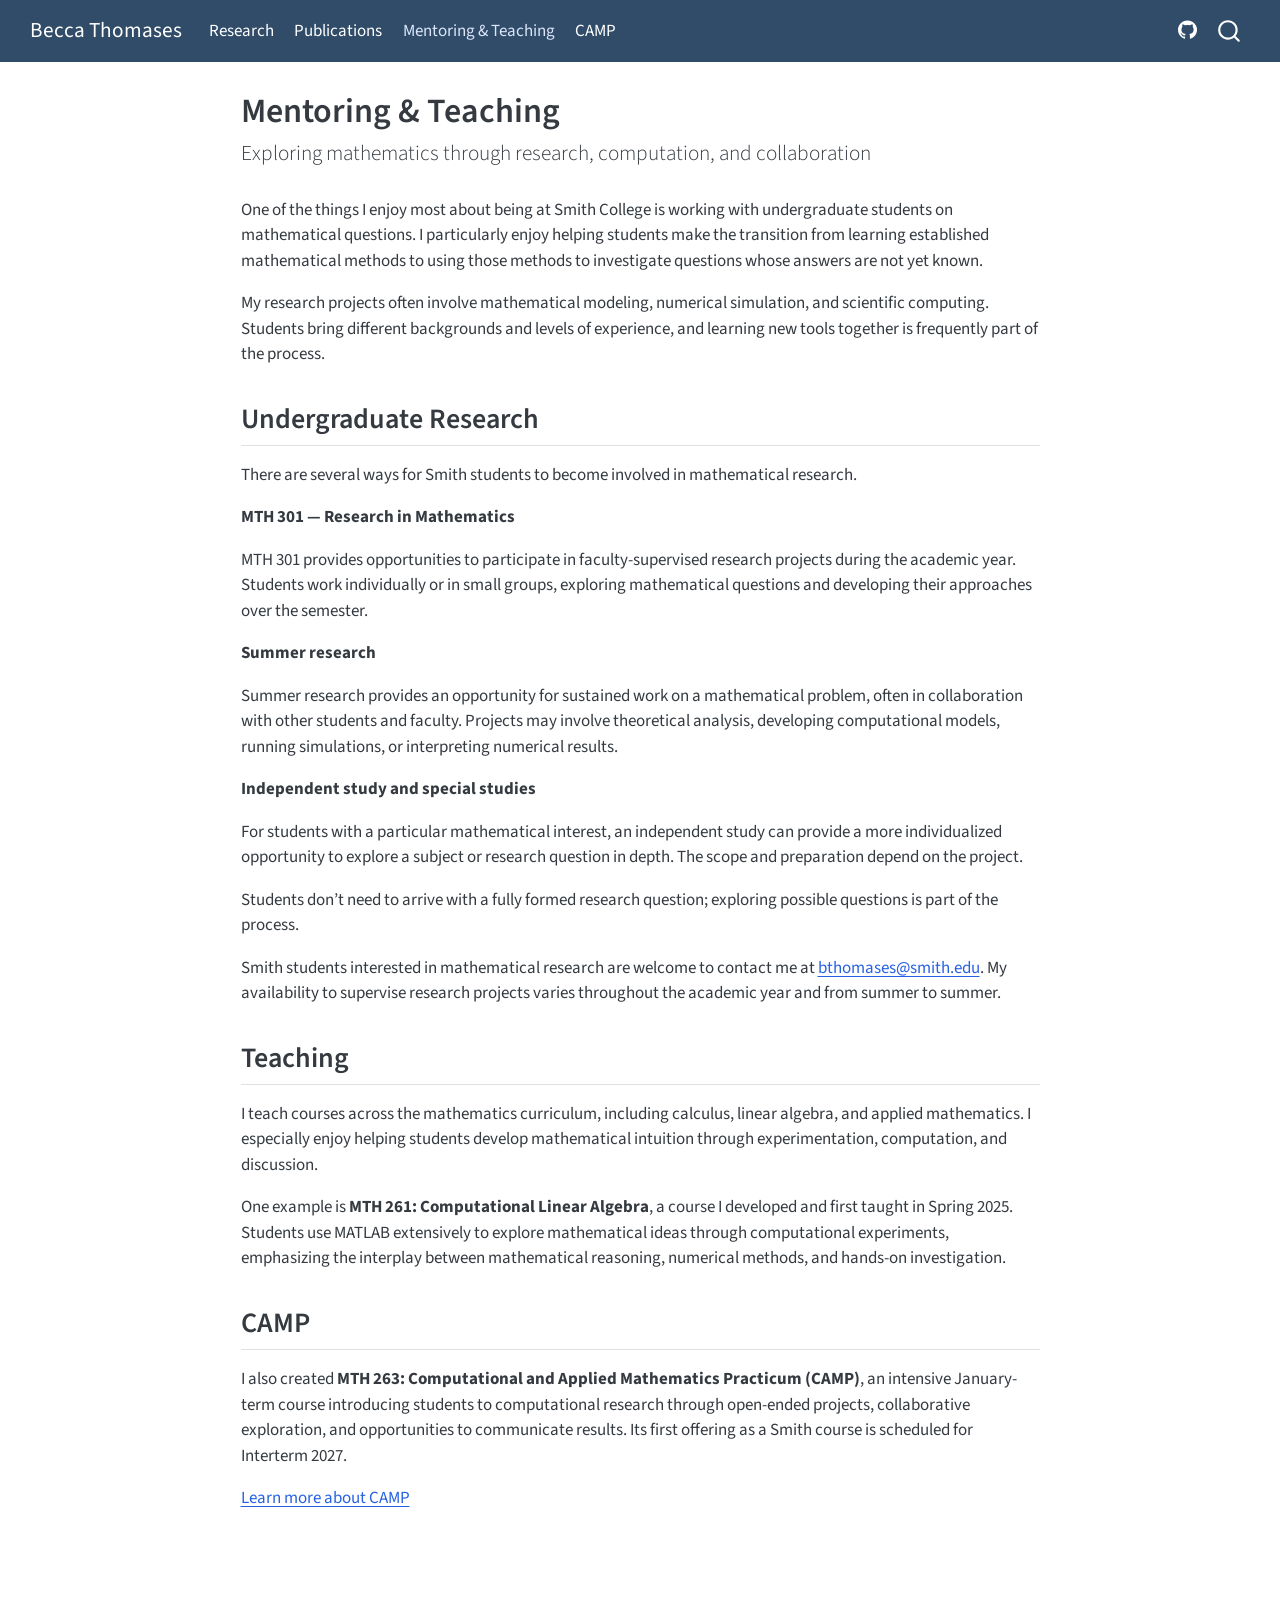
<file: docs/teaching.html>
<!DOCTYPE html>
<html xmlns="http://www.w3.org/1999/xhtml" lang="en" xml:lang="en"><head>

<meta charset="utf-8">
<meta name="generator" content="quarto-1.10.19">

<meta name="viewport" content="width=device-width, initial-scale=1.0, user-scalable=yes">


<title>Mentoring &amp; Teaching – Becca Thomases</title>
<style>
/* Default styles provided by pandoc.
** See https://pandoc.org/MANUAL.html#variables-for-html for config info.
*/
span.smallcaps{font-variant: small-caps;}
div.columns{display: flex; gap: 1.5em;}
div.column{flex: auto;}
@media screen {
div.columns{gap: min(4vw, 1.5em);}
div.column{overflow-x: auto;}
}
div.hanging-indent{margin-left: 1.5em; text-indent: -1.5em;}
ul.task-list{list-style: none;}
ul.task-list li input[type="checkbox"] {
  width: 0.8em;
  margin: 0 0.8em 0.2em -1em; /* quarto-specific, see https://github.com/quarto-dev/quarto-cli/issues/4556 */ 
  vertical-align: middle;
}
</style>


<script src="site_libs/quarto-nav/quarto-nav.js"></script>
<script src="site_libs/quarto-nav/headroom.min.js"></script>
<script src="site_libs/clipboard/clipboard.min.js"></script>
<script src="site_libs/quarto-search/autocomplete.umd.js"></script>
<script src="site_libs/quarto-search/fuse.min.js"></script>
<script src="site_libs/quarto-search/quarto-search.js"></script>
<meta name="quarto:offset" content="./">
<script src="site_libs/quarto-html/quarto.js" type="module"></script>
<script src="site_libs/quarto-html/tabsets/tabsets.js" type="module"></script>
<script src="site_libs/quarto-html/popper.min.js"></script>
<script src="site_libs/quarto-html/tippy.umd.min.js"></script>
<script src="site_libs/quarto-html/anchor.min.js"></script>
<link href="site_libs/quarto-html/tippy.css" rel="stylesheet">
<link href="site_libs/quarto-html/quarto-syntax-highlighting-bf27225e3a48a9273f3daa8f8e829971.css" rel="stylesheet" id="quarto-text-highlighting-styles">
<script src="site_libs/bootstrap/bootstrap.min.js"></script>
<link href="site_libs/bootstrap/bootstrap-icons.css" rel="stylesheet">
<link href="site_libs/bootstrap/bootstrap-34193f0283d4ad770d502c7863128856.min.css" rel="stylesheet" append-hash="true" id="quarto-bootstrap" data-mode="light">
<script id="quarto-search-options" type="application/json">{
  "location": "navbar",
  "copy-button": false,
  "collapse-after": 3,
  "panel-placement": "end",
  "type": "overlay",
  "limit": 50,
  "keyboard-shortcut": [
    "f",
    "/",
    "s"
  ],
  "show-item-context": false,
  "language": {
    "search-no-results-text": "No results",
    "search-matching-documents-text": "matching documents",
    "search-copy-link-title": "Copy link to search",
    "search-hide-matches-text": "Hide additional matches",
    "search-more-match-text": "more match in this document",
    "search-more-matches-text": "more matches in this document",
    "search-clear-button-title": "Clear",
    "search-text-placeholder": "",
    "search-detached-cancel-button-title": "Cancel",
    "search-submit-button-title": "Submit",
    "search-label": "Search"
  }
}</script>


<link rel="stylesheet" href="styles.css">
</head>

<body class="nav-fixed fullcontent quarto-light">

<div id="quarto-search-results"></div>
  <header id="quarto-header" class="headroom fixed-top">
    <nav class="navbar navbar-expand-lg " data-bs-theme="dark">
      <div class="navbar-container container-fluid">
      <div class="navbar-brand-container mx-auto">
    <a class="navbar-brand" href="./index.html">
    <span class="navbar-title">Becca Thomases</span>
    </a>
  </div>
            <div id="quarto-search" class="" title="Search"></div>
          <button class="navbar-toggler" type="button" data-bs-toggle="collapse" data-bs-target="#navbarCollapse" aria-controls="navbarCollapse" role="menu" aria-expanded="false" aria-label="Toggle navigation" onclick="if (window.quartoToggleHeadroom) { window.quartoToggleHeadroom(); }">
  <span class="navbar-toggler-icon"></span>
</button>
          <div class="collapse navbar-collapse" id="navbarCollapse">
            <ul class="navbar-nav navbar-nav-scroll me-auto">
  <li class="nav-item">
    <a class="nav-link" href="./research.html"> 
<span class="menu-text">Research</span></a>
  </li>  
  <li class="nav-item">
    <a class="nav-link" href="./publications.html"> 
<span class="menu-text">Publications</span></a>
  </li>  
  <li class="nav-item">
    <a class="nav-link active" href="./teaching.html" aria-current="page"> 
<span class="menu-text">Mentoring &amp; Teaching</span></a>
  </li>  
  <li class="nav-item">
    <a class="nav-link" href="./camp.html"> 
<span class="menu-text">CAMP</span></a>
  </li>  
</ul>
            <ul class="navbar-nav navbar-nav-scroll ms-auto">
  <li class="nav-item compact">
    <a class="nav-link" href="https://github.com/beccathomases"> <i class="bi bi-github" role="img">
</i> 
<span class="menu-text"></span></a>
  </li>  
</ul>
          </div> <!-- /navcollapse -->
            <div class="quarto-navbar-tools">
</div>
      </div> <!-- /container-fluid -->
    </nav>
</header>
<!-- content -->
<div id="quarto-content" class="quarto-container page-columns page-rows-contents page-layout-article page-navbar">
<!-- sidebar -->
<!-- margin-sidebar -->
    
<!-- main -->
<main class="content" id="quarto-document-content">

<header id="title-block-header" class="quarto-title-block default">
<div class="quarto-title">
<h1 class="title">Mentoring &amp; Teaching</h1>
<p class="subtitle lead">Exploring mathematics through research, computation, and collaboration</p>
</div>



<div class="quarto-title-meta">

    
  
    
  </div>
  


</header>


<p>One of the things I enjoy most about being at Smith College is working with undergraduate students on mathematical questions. I particularly enjoy helping students make the transition from learning established mathematical methods to using those methods to investigate questions whose answers are not yet known.</p>
<p>My research projects often involve mathematical modeling, numerical simulation, and scientific computing. Students bring different backgrounds and levels of experience, and learning new tools together is frequently part of the process.</p>
<section id="undergraduate-research" class="level2">
<h2 class="anchored" data-anchor-id="undergraduate-research">Undergraduate Research</h2>
<p>There are several ways for Smith students to become involved in mathematical research.</p>
<p><strong>MTH 301 — Research in Mathematics</strong></p>
<p>MTH 301 provides opportunities to participate in faculty-supervised research projects during the academic year. Students work individually or in small groups, exploring mathematical questions and developing their approaches over the semester.</p>
<p><strong>Summer research</strong></p>
<p>Summer research provides an opportunity for sustained work on a mathematical problem, often in collaboration with other students and faculty. Projects may involve theoretical analysis, developing computational models, running simulations, or interpreting numerical results.</p>
<p><strong>Independent study and special studies</strong></p>
<p>For students with a particular mathematical interest, an independent study can provide a more individualized opportunity to explore a subject or research question in depth. The scope and preparation depend on the project.</p>
<p>Students don’t need to arrive with a fully formed research question; exploring possible questions is part of the process.</p>
<p>Smith students interested in mathematical research are welcome to contact me at <a href="mailto:bthomases@smith.edu">bthomases@smith.edu</a>. My availability to supervise research projects varies throughout the academic year and from summer to summer.</p>
</section>
<section id="teaching" class="level2">
<h2 class="anchored" data-anchor-id="teaching">Teaching</h2>
<p>I teach courses across the mathematics curriculum, including calculus, linear algebra, and applied mathematics. I especially enjoy helping students develop mathematical intuition through experimentation, computation, and discussion.</p>
<p>One example is <strong>MTH 261: Computational Linear Algebra</strong>, a course I developed and first taught in Spring 2025. Students use MATLAB extensively to explore mathematical ideas through computational experiments, emphasizing the interplay between mathematical reasoning, numerical methods, and hands-on investigation.</p>
</section>
<section id="camp" class="level2">
<h2 class="anchored" data-anchor-id="camp">CAMP</h2>
<p>I also created <strong>MTH 263: Computational and Applied Mathematics Practicum (CAMP)</strong>, an intensive January-term course introducing students to computational research through open-ended projects, collaborative exploration, and opportunities to communicate results. Its first offering as a Smith course is scheduled for Interterm 2027.</p>
<p><a href="./camp.html">Learn more about CAMP</a></p>


</section>

</main> <!-- /main -->
<script id="quarto-html-after-body" type="application/javascript">
  window.document.addEventListener("DOMContentLoaded", function (event) {
    const icon = "";
    const anchorJS = new window.AnchorJS();
    anchorJS.options = {
      placement: 'right',
      icon: icon
    };
    anchorJS.add('.anchored');
    const isCodeAnnotation = (el) => {
      for (const clz of el.classList) {
        if (clz.startsWith('code-annotation-')) {                     
          return true;
        }
      }
      return false;
    }
    const onCopySuccess = function(e) {
      // button target
      const button = e.trigger;
      // don't keep focus
      button.blur();
      // flash "checked"
      button.classList.add('code-copy-button-checked');
      var currentTitle = button.getAttribute("title");
      button.setAttribute("title", "Copied!");
      let tooltip;
      if (window.bootstrap) {
        button.setAttribute("data-bs-toggle", "tooltip");
        button.setAttribute("data-bs-placement", "left");
        button.setAttribute("data-bs-title", "Copied!");
        tooltip = new bootstrap.Tooltip(button, 
          { trigger: "manual", 
            customClass: "code-copy-button-tooltip",
            offset: [0, -8]});
        tooltip.show();    
      }
      setTimeout(function() {
        if (tooltip) {
          tooltip.hide();
          button.removeAttribute("data-bs-title");
          button.removeAttribute("data-bs-toggle");
          button.removeAttribute("data-bs-placement");
        }
        button.setAttribute("title", currentTitle);
        button.classList.remove('code-copy-button-checked');
      }, 1000);
      // clear code selection
      e.clearSelection();
    }
    const getTextToCopy = function(trigger) {
      const outerScaffold = trigger.parentElement.cloneNode(true);
      const codeEl = outerScaffold.querySelector('code');
      for (const childEl of codeEl.children) {
        if (isCodeAnnotation(childEl)) {
          childEl.remove();
        }
      }
      return codeEl.innerText;
    }
    const clipboard = new window.ClipboardJS('.code-copy-button:not([data-in-quarto-modal])', {
      text: getTextToCopy
    });
    clipboard.on('success', onCopySuccess);
    if (window.document.getElementById('quarto-embedded-source-code-modal')) {
      const clipboardModal = new window.ClipboardJS('.code-copy-button[data-in-quarto-modal]', {
        text: getTextToCopy,
        container: window.document.getElementById('quarto-embedded-source-code-modal')
      });
      clipboardModal.on('success', onCopySuccess);
    }
      var localhostRegex = new RegExp(/^(?:http|https):\/\/localhost\:?[0-9]*\//);
      var mailtoRegex = new RegExp(/^mailto:/);
        var filterRegex = new RegExp('/' + window.location.host + '/');
      var isInternal = (href) => {
          return filterRegex.test(href) || localhostRegex.test(href) || mailtoRegex.test(href);
      }
      // Inspect non-navigation links and adorn them if external
     var links = window.document.querySelectorAll('a[href]:not(.nav-link):not(.navbar-brand):not(.toc-action):not(.sidebar-link):not(.sidebar-item-toggle):not(.pagination-link):not(.no-external):not([aria-hidden]):not(.dropdown-item):not(.quarto-navigation-tool):not(.about-link)');
      for (var i=0; i<links.length; i++) {
        const link = links[i];
        if (!isInternal(link.href)) {
          // undo the damage that might have been done by quarto-nav.js in the case of
          // links that we want to consider external
          if (link.dataset.originalHref !== undefined) {
            link.href = link.dataset.originalHref;
          }
        }
      }
    function tippyHover(el, contentFn, onTriggerFn, onUntriggerFn) {
      const config = {
        allowHTML: true,
        maxWidth: 500,
        delay: 100,
        arrow: false,
        appendTo: function(el) {
            return el.parentElement;
        },
        interactive: true,
        interactiveBorder: 10,
        theme: 'quarto',
        placement: 'bottom-start',
      };
      if (contentFn) {
        config.content = contentFn;
      }
      if (onTriggerFn) {
        config.onTrigger = onTriggerFn;
      }
      if (onUntriggerFn) {
        config.onUntrigger = onUntriggerFn;
      }
      window.tippy(el, config); 
    }
    const noterefs = window.document.querySelectorAll('a[role="doc-noteref"]');
    for (var i=0; i<noterefs.length; i++) {
      const ref = noterefs[i];
      tippyHover(ref, function() {
        // use id or data attribute instead here
        let href = ref.getAttribute('data-footnote-href') || ref.getAttribute('href');
        try { href = new URL(href).hash; } catch {}
        const id = href.replace(/^#\/?/, "");
        const note = window.document.getElementById(id);
        if (note) {
          return note.innerHTML;
        } else {
          return "";
        }
      });
    }
    const xrefs = window.document.querySelectorAll('a.quarto-xref');
    const processXRef = (id, note) => {
      // Strip column container classes
      const stripColumnClz = (el) => {
        el.classList.remove("page-full", "page-columns");
        if (el.children) {
          for (const child of el.children) {
            stripColumnClz(child);
          }
        }
      }
      stripColumnClz(note)
      if (id === null || id.startsWith('sec-')) {
        // Special case sections, only their first couple elements
        const container = document.createElement("div");
        if (note.children && note.children.length > 2) {
          container.appendChild(note.children[0].cloneNode(true));
          for (let i = 1; i < note.children.length; i++) {
            const child = note.children[i];
            if (child.tagName === "P" && child.innerText === "") {
              continue;
            } else {
              container.appendChild(child.cloneNode(true));
              break;
            }
          }
          if (window.Quarto?.typesetMath) {
            window.Quarto.typesetMath(container);
          }
          return container.innerHTML
        } else {
          if (window.Quarto?.typesetMath) {
            window.Quarto.typesetMath(note);
          }
          return note.innerHTML;
        }
      } else {
        // Remove any anchor links if they are present
        const anchorLink = note.querySelector('a.anchorjs-link');
        if (anchorLink) {
          anchorLink.remove();
        }
        if (window.Quarto?.typesetMath) {
          window.Quarto.typesetMath(note);
        }
        if (note.classList.contains("callout")) {
          return note.outerHTML;
        } else {
          return note.innerHTML;
        }
      }
    }
    for (var i=0; i<xrefs.length; i++) {
      const xref = xrefs[i];
      tippyHover(xref, undefined, function(instance) {
        instance.disable();
        let url = xref.getAttribute('href');
        let hash = undefined; 
        if (url.startsWith('#')) {
          hash = url;
        } else {
          try { hash = new URL(url).hash; } catch {}
        }
        if (hash) {
          const id = hash.replace(/^#\/?/, "");
          const note = window.document.getElementById(id);
          if (note !== null) {
            try {
              const html = processXRef(id, note.cloneNode(true));
              instance.setContent(html);
            } finally {
              instance.enable();
              instance.show();
            }
          } else {
            // See if we can fetch this
            fetch(url.split('#')[0])
            .then(res => res.text())
            .then(html => {
              const parser = new DOMParser();
              const htmlDoc = parser.parseFromString(html, "text/html");
              const note = htmlDoc.getElementById(id);
              if (note !== null) {
                const html = processXRef(id, note);
                instance.setContent(html);
              } 
            }).finally(() => {
              instance.enable();
              instance.show();
            });
          }
        } else {
          // See if we can fetch a full url (with no hash to target)
          // This is a special case and we should probably do some content thinning / targeting
          fetch(url)
          .then(res => res.text())
          .then(html => {
            const parser = new DOMParser();
            const htmlDoc = parser.parseFromString(html, "text/html");
            const note = htmlDoc.querySelector('main.content');
            if (note !== null) {
              // This should only happen for chapter cross references
              // (since there is no id in the URL)
              // remove the first header
              if (note.children.length > 0 && note.children[0].tagName === "HEADER") {
                note.children[0].remove();
              }
              const html = processXRef(null, note);
              instance.setContent(html);
            } 
          }).finally(() => {
            instance.enable();
            instance.show();
          });
        }
      }, function(instance) {
      });
    }
        let selectedAnnoteEl;
        const selectorForAnnotation = ( cell, annotation) => {
          let cellAttr = 'data-code-cell="' + cell + '"';
          let lineAttr = 'data-code-annotation="' +  annotation + '"';
          const selector = 'span[' + cellAttr + '][' + lineAttr + ']';
          return selector;
        }
        const selectCodeLines = (annoteEl) => {
          const doc = window.document;
          const targetCell = annoteEl.getAttribute("data-target-cell");
          const targetAnnotation = annoteEl.getAttribute("data-target-annotation");
          const annoteSpan = window.document.querySelector(selectorForAnnotation(targetCell, targetAnnotation));
          const lines = annoteSpan.getAttribute("data-code-lines").split(",");
          const lineIds = lines.map((line) => {
            return targetCell + "-" + line;
          })
          let top = null;
          let height = null;
          let parent = null;
          if (lineIds.length > 0) {
              //compute the position of the single el (top and bottom and make a div)
              const el = window.document.getElementById(lineIds[0]);
              top = el.offsetTop;
              height = el.offsetHeight;
              parent = el.parentElement.parentElement;
            if (lineIds.length > 1) {
              const lastEl = window.document.getElementById(lineIds[lineIds.length - 1]);
              const bottom = lastEl.offsetTop + lastEl.offsetHeight;
              height = bottom - top;
            }
            if (top !== null && height !== null && parent !== null) {
              // cook up a div (if necessary) and position it 
              let div = window.document.getElementById("code-annotation-line-highlight");
              if (div === null) {
                div = window.document.createElement("div");
                div.setAttribute("id", "code-annotation-line-highlight");
                div.style.position = 'absolute';
                parent.appendChild(div);
              }
              div.style.top = top - 2 + "px";
              div.style.height = height + 4 + "px";
              div.style.left = 0;
              let gutterDiv = window.document.getElementById("code-annotation-line-highlight-gutter");
              if (gutterDiv === null) {
                gutterDiv = window.document.createElement("div");
                gutterDiv.setAttribute("id", "code-annotation-line-highlight-gutter");
                gutterDiv.style.position = 'absolute';
                const codeCell = window.document.getElementById(targetCell);
                const gutter = codeCell.querySelector('.code-annotation-gutter');
                gutter.appendChild(gutterDiv);
              }
              gutterDiv.style.top = top - 2 + "px";
              gutterDiv.style.height = height + 4 + "px";
            }
            selectedAnnoteEl = annoteEl;
          }
        };
        const unselectCodeLines = () => {
          const elementsIds = ["code-annotation-line-highlight", "code-annotation-line-highlight-gutter"];
          elementsIds.forEach((elId) => {
            const div = window.document.getElementById(elId);
            if (div) {
              div.remove();
            }
          });
          selectedAnnoteEl = undefined;
        };
          // Handle positioning of the toggle
      window.addEventListener(
        "resize",
        throttle(() => {
          elRect = undefined;
          if (selectedAnnoteEl) {
            selectCodeLines(selectedAnnoteEl);
          }
        }, 10)
      );
      function throttle(fn, ms) {
      let throttle = false;
      let timer;
        return (...args) => {
          if(!throttle) { // first call gets through
              fn.apply(this, args);
              throttle = true;
          } else { // all the others get throttled
              if(timer) clearTimeout(timer); // cancel #2
              timer = setTimeout(() => {
                fn.apply(this, args);
                timer = throttle = false;
              }, ms);
          }
        };
      }
        // Attach click handler to the DT
        const annoteDls = window.document.querySelectorAll('dt[data-target-cell]');
        for (const annoteDlNode of annoteDls) {
          annoteDlNode.addEventListener('click', (event) => {
            const clickedEl = event.target;
            if (clickedEl !== selectedAnnoteEl) {
              unselectCodeLines();
              const activeEl = window.document.querySelector('dt[data-target-cell].code-annotation-active');
              if (activeEl) {
                activeEl.classList.remove('code-annotation-active');
              }
              selectCodeLines(clickedEl);
              clickedEl.classList.add('code-annotation-active');
            } else {
              // Unselect the line
              unselectCodeLines();
              clickedEl.classList.remove('code-annotation-active');
            }
          });
        }
    const findCites = (el) => {
      const parentEl = el.parentElement;
      if (parentEl) {
        const cites = parentEl.dataset.cites;
        if (cites) {
          return {
            el,
            cites: cites.split(' ')
          };
        } else {
          return findCites(el.parentElement)
        }
      } else {
        return undefined;
      }
    };
    var bibliorefs = window.document.querySelectorAll('a[role="doc-biblioref"]');
    for (var i=0; i<bibliorefs.length; i++) {
      const ref = bibliorefs[i];
      const citeInfo = findCites(ref);
      if (citeInfo) {
        tippyHover(citeInfo.el, function() {
          var popup = window.document.createElement('div');
          citeInfo.cites.forEach(function(cite) {
            var citeDiv = window.document.createElement('div');
            citeDiv.classList.add('hanging-indent');
            citeDiv.classList.add('csl-entry');
            var biblioDiv = window.document.getElementById('ref-' + cite);
            if (biblioDiv) {
              citeDiv.innerHTML = biblioDiv.innerHTML;
            }
            popup.appendChild(citeDiv);
          });
          return popup.innerHTML;
        });
      }
    }
  });
  </script>
</div> <!-- /content -->




</body></html>
</file>
<file: docs/site_libs/quarto-html/tippy.css>
.tippy-box[data-animation=fade][data-state=hidden]{opacity:0}[data-tippy-root]{max-width:calc(100vw - 10px)}.tippy-box{position:relative;background-color:#333;color:#fff;border-radius:4px;font-size:14px;line-height:1.4;white-space:normal;outline:0;transition-property:transform,visibility,opacity}.tippy-box[data-placement^=top]>.tippy-arrow{bottom:0}.tippy-box[data-placement^=top]>.tippy-arrow:before{bottom:-7px;left:0;border-width:8px 8px 0;border-top-color:initial;transform-origin:center top}.tippy-box[data-placement^=bottom]>.tippy-arrow{top:0}.tippy-box[data-placement^=bottom]>.tippy-arrow:before{top:-7px;left:0;border-width:0 8px 8px;border-bottom-color:initial;transform-origin:center bottom}.tippy-box[data-placement^=left]>.tippy-arrow{right:0}.tippy-box[data-placement^=left]>.tippy-arrow:before{border-width:8px 0 8px 8px;border-left-color:initial;right:-7px;transform-origin:center left}.tippy-box[data-placement^=right]>.tippy-arrow{left:0}.tippy-box[data-placement^=right]>.tippy-arrow:before{left:-7px;border-width:8px 8px 8px 0;border-right-color:initial;transform-origin:center right}.tippy-box[data-inertia][data-state=visible]{transition-timing-function:cubic-bezier(.54,1.5,.38,1.11)}.tippy-arrow{width:16px;height:16px;color:#333}.tippy-arrow:before{content:"";position:absolute;border-color:transparent;border-style:solid}.tippy-content{position:relative;padding:5px 9px;z-index:1}
</file>
<file: docs/site_libs/quarto-html/quarto-syntax-highlighting-bf27225e3a48a9273f3daa8f8e829971.css>
/* quarto syntax highlight colors */
:root {
  --quarto-hl-ot-color: #003B4F;
  --quarto-hl-at-color: #657422;
  --quarto-hl-ss-color: #20794D;
  --quarto-hl-an-color: #5E5E5E;
  --quarto-hl-fu-color: #4758AB;
  --quarto-hl-st-color: #20794D;
  --quarto-hl-cf-color: #003B4F;
  --quarto-hl-op-color: #5E5E5E;
  --quarto-hl-er-color: #AD0000;
  --quarto-hl-bn-color: #AD0000;
  --quarto-hl-al-color: #AD0000;
  --quarto-hl-va-color: #111111;
  --quarto-hl-bu-color: inherit;
  --quarto-hl-ex-color: inherit;
  --quarto-hl-pp-color: #AD0000;
  --quarto-hl-in-color: #5E5E5E;
  --quarto-hl-vs-color: #20794D;
  --quarto-hl-wa-color: #5E5E5E;
  --quarto-hl-do-color: #5E5E5E;
  --quarto-hl-im-color: #00769E;
  --quarto-hl-ch-color: #20794D;
  --quarto-hl-dt-color: #AD0000;
  --quarto-hl-fl-color: #AD0000;
  --quarto-hl-co-color: #5E5E5E;
  --quarto-hl-cv-color: #5E5E5E;
  --quarto-hl-cn-color: #8f5902;
  --quarto-hl-sc-color: #5E5E5E;
  --quarto-hl-dv-color: #AD0000;
  --quarto-hl-kw-color: #003B4F;
}

/* other quarto variables */
:root {
  --quarto-font-monospace: SFMono-Regular, Menlo, Monaco, Consolas, "Liberation Mono", "Courier New", monospace;
}

/* syntax highlight based on Pandoc's rules */
pre > code.sourceCode > span {
  color: #003B4F;
}

code.sourceCode > span {
  color: #003B4F;
}

div.sourceCode,
div.sourceCode pre.sourceCode {
  color: #003B4F;
}

/* Normal */
code span {
  color: #003B4F;
}

/* Alert */
code span.al {
  color: #AD0000;
  font-style: inherit;
}

/* Annotation */
code span.an {
  color: #5E5E5E;
  font-style: inherit;
}

/* Attribute */
code span.at {
  color: #657422;
  font-style: inherit;
}

/* BaseN */
code span.bn {
  color: #AD0000;
  font-style: inherit;
}

/* BuiltIn */
code span.bu {
  font-style: inherit;
}

/* ControlFlow */
code span.cf {
  color: #003B4F;
  font-weight: bold;
  font-style: inherit;
}

/* Char */
code span.ch {
  color: #20794D;
  font-style: inherit;
}

/* Constant */
code span.cn {
  color: #8f5902;
  font-style: inherit;
}

/* Comment */
code span.co {
  color: #5E5E5E;
  font-style: inherit;
}

/* CommentVar */
code span.cv {
  color: #5E5E5E;
  font-style: italic;
}

/* Documentation */
code span.do {
  color: #5E5E5E;
  font-style: italic;
}

/* DataType */
code span.dt {
  color: #AD0000;
  font-style: inherit;
}

/* DecVal */
code span.dv {
  color: #AD0000;
  font-style: inherit;
}

/* Error */
code span.er {
  color: #AD0000;
  font-style: inherit;
}

/* Extension */
code span.ex {
  font-style: inherit;
}

/* Float */
code span.fl {
  color: #AD0000;
  font-style: inherit;
}

/* Function */
code span.fu {
  color: #4758AB;
  font-style: inherit;
}

/* Import */
code span.im {
  color: #00769E;
  font-style: inherit;
}

/* Information */
code span.in {
  color: #5E5E5E;
  font-style: inherit;
}

/* Keyword */
code span.kw {
  color: #003B4F;
  font-weight: bold;
  font-style: inherit;
}

/* Operator */
code span.op {
  color: #5E5E5E;
  font-style: inherit;
}

/* Other */
code span.ot {
  color: #003B4F;
  font-style: inherit;
}

/* Preprocessor */
code span.pp {
  color: #AD0000;
  font-style: inherit;
}

/* SpecialChar */
code span.sc {
  color: #5E5E5E;
  font-style: inherit;
}

/* SpecialString */
code span.ss {
  color: #20794D;
  font-style: inherit;
}

/* String */
code span.st {
  color: #20794D;
  font-style: inherit;
}

/* Variable */
code span.va {
  color: #111111;
  font-style: inherit;
}

/* VerbatimString */
code span.vs {
  color: #20794D;
  font-style: inherit;
}

/* Warning */
code span.wa {
  color: #5E5E5E;
  font-style: italic;
}

.prevent-inlining {
  content: "</";
}

/*# sourceMappingURL=8be38f48d34c45af72792cbd699585e7.css.map */
</file>
<file: docs/styles.css>
/* css styles */

/* Homepage split hero */

.hero-section {
  display: grid;
  grid-template-columns: 47% 53%;
  align-items: stretch;
  max-width: 1180px;
  margin: 2.5rem auto 3rem;
  background: #f8f7f3;
  border-radius: 12px;
  overflow: hidden;
}

.hero-text {
  padding: 3.5rem 3rem;
  display: flex;
  flex-direction: column;
  justify-content: center;
}

.hero-text h1 {
  color: #243e51;
  font-size: clamp(2.3rem, 4vw, 3.6rem);
  line-height: 1.1;
  margin: 0.6rem 0 1rem;
}

.hero-text p {
  color: #425a63;
  line-height: 1.7;
}

.eyebrow {
  color: #517781;
  font-size: 0.75rem;
  font-weight: 700;
  letter-spacing: 0.12em;
}

.hero-link {
  display: inline-block;
  margin-top: 1rem;
  color: #286775;
  font-weight: 600;
}

.hero-image {
  min-height: 420px;
}

.hero-image p {
  margin: 0;
  height: 100%;
}

.hero-image img {
  width: 100%;
  height: 100%;
  object-fit: cover;
  display: block;
}

.home-content {
  max-width: 850px;
  margin: 0 auto 4rem;
  padding: 0 1.5rem;
}

@media (max-width: 760px) {
  .hero-section {
    grid-template-columns: 1fr;
    margin: 1rem;
  }

  .hero-text {
    padding: 2.5rem 1.5rem;
  }

  .hero-image {
    min-height: 340px;
  }
}
/* Hide the default page title on the homepage */
body:has(.hero-section) #title-block-header {
  display: none;
}

/* Four-image research mosaic on homepage */

.hero-image-grid {
  display: grid;
  grid-template-columns: repeat(2, minmax(0, 1fr));
  grid-template-rows: repeat(2, minmax(0, 1fr));
  gap: 6px;
  min-width: 0;
  background: #ffffff;
}

.hero-image-grid > p {
  margin: 0;
  min-width: 0;
  min-height: 0;
  overflow: hidden;
}

.hero-image-grid img {
  width: 100%;
  height: 100%;
  display: block;
  object-fit: cover;
  object-position: center;
}

/* Keep the four tiles together on smaller screens */
@media (max-width: 760px) {
  .hero-image-grid {
    aspect-ratio: 1 / 1;
  }
}


/* Refine the four-image research mosaic */

.hero-image-grid {
  gap: 6px;
  background: #e9e8e4;
}

.hero-image-grid > p {
  background: #ffffff;
}

/* Show the complete sperm figure */
.hero-image-grid > p:nth-child(3) img {
  object-fit: contain;
}

/* Show the complete EVP comparison */
.hero-image-grid > p:nth-child(2) img {
  object-fit: contain;
}

/* Align the two halves of the homepage hero */

.hero-section {
  grid-template-columns: 47% 53%;
  align-items: stretch;
}

.hero-image-grid {
  height: 100%;
  min-height: 0;
  grid-template-rows: repeat(2, minmax(0, 1fr));
}

.hero-image-grid > p {
  display: flex;
  align-items: center;
  justify-content: center;
}

.hero-image-grid img {
  max-height: 100%;
}

.intro-identity {
  display: flex;
  align-items: center;
  gap: 1.25rem;
  margin: 1.5rem 0;
}

.profile-photo {
  width: 112px;
  height: 112px;
  border-radius: 50%;
  object-fit: cover;
  object-position: 50% 35%;
  flex-shrink: 0;
}

.intro-name h1 {
  font-size: clamp(2rem, 3vw, 3rem);
  margin: 0 0 0.5rem;
}

@media (max-width: 760px) {
  .profile-photo {
    width: 90px;
    height: 90px;
  }
}


/* Research page */

.research-feature {
  display: grid;
  grid-template-columns: minmax(0, 1.1fr) minmax(0, 0.9fr);
  gap: 2.5rem;
  align-items: center;
  margin: 1.3rem 0 4rem;
}

.research-feature.reverse {
  grid-template-columns: minmax(0, 0.9fr) minmax(0, 1.1fr);
}

.research-feature.reverse .research-visual {
  grid-column: 1;
  grid-row: 1;
}

.research-feature.reverse .research-description {
  grid-column: 2;
  grid-row: 1;
}

.research-description {
  line-height: 1.75;
}

.research-visual {
  background: #f8f7f3;
  border-radius: 10px;
  padding: 0.8rem;
  text-align: center;
}

.research-visual img {
  display: block;
  width: 100%;
  max-height: 340px;
  object-fit: contain;
  border-radius: 5px;
}

.research-visual p {
  margin: 0;
}

.research-visual em {
  display: block;
  margin-top: 0.7rem;
  color: #637780;
  font-size: 0.82rem;
}

@media (max-width: 760px) {
  .research-feature,
  .research-feature.reverse {
    display: flex;
    flex-direction: column;
    gap: 1rem;
    margin-bottom: 3rem;
  }

  .research-visual {
    width: 100%;
  }
}

/* Publications page */

body:has(a[href*="scholarworks.smith.edu"]) main h3 {
  color: #557c87;
  font-size: 1.1rem;
  margin-top: 2rem;
}

body:has(a[href*="scholarworks.smith.edu"]) main p {
  line-height: 1.65;
}

body:has(a[href*="scholarworks.smith.edu"]) main hr {
  margin: 2.5rem 0;
  border-color: #e4e7e7;
}

/* CAMP page */

.camp-lead-photo {
  margin: 2rem 0 3rem;
}

.camp-lead-photo img {
  width: 100%;
  max-height: 490px;
  object-fit: cover;
  border-radius: 10px;
  display: block;
}

.camp-lead-photo p,
.camp-history-photo p {
  text-align: center;
}

.camp-lead-photo em,
.camp-history-photo em {
  color: #637780;
  font-size: 0.85rem;
}

.camp-gallery {
  display: grid;
  grid-template-columns: repeat(3, minmax(0, 1fr));
  gap: 10px;
  margin: 1.5rem 0 0.5rem;
}

.camp-gallery p {
  margin: 0;
  height: 210px;
}

.camp-gallery img {
  width: 100%;
  height: 100%;
  object-fit: cover;
  border-radius: 7px;
}

.camp-history-photo {
  margin: 1.5rem auto 3rem;
  max-width: 570px;
}

.camp-history-photo img {
  width: 100%;
  border-radius: 10px;
}

.camp-downloads {
  background: #f8f7f3;
  padding: 1.5rem 2rem;
  border-radius: 10px;
  margin: 1.5rem 0 2rem;
}

.camp-downloads h3 {
  color: #243e51;
  margin-top: 1.2rem;
}

@media (max-width: 760px) {
  .camp-gallery {
    grid-template-columns: 1fr;
  }

  .camp-gallery p {
    height: auto;
  }

  .camp-gallery img {
    height: auto;
  }

  .camp-downloads {
    padding: 1rem 1.25rem;
  }
}

/* Mobile homepage refinements — desktop unchanged */

@media (max-width: 760px) {

  .hero-section {
    display: flex;
    flex-direction: column;
    margin: 1rem;
  }

  .hero-text {
    padding: 2rem 1.5rem;
  }

  .hero-image-grid {
    display: grid;
    grid-template-columns: repeat(2, minmax(0, 1fr));
    grid-template-rows: repeat(2, minmax(0, 1fr));
    width: 100%;
    height: auto;
    aspect-ratio: 1 / 1;
    gap: 6px;
  }

  .hero-image-grid > p {
    width: 100%;
    height: 100%;
    min-width: 0;
    min-height: 0;
    overflow: hidden;
  }

  .hero-image-grid img {
    width: 100%;
    height: 100%;
    object-fit: contain;
  }
}

/* Mobile homepage: stack text above image mosaic */
@media screen and (max-width: 760px) {

  .hero-section {
    display: grid !important;
    grid-template-columns: minmax(0, 1fr) !important;
    width: auto !important;
    max-width: none;
    height: auto !important;
    margin: 1rem 0.75rem 2rem;
  }

  .hero-text {
    min-width: 0;
    padding: 1.75rem 1.25rem;
  }

  .hero-text h1 {
    font-size: 2rem;
    overflow-wrap: normal;
  }

  .intro-identity {
    gap: 0.8rem;
  }

  .profile-photo {
    width: 76px;
    height: 76px;
  }

  .hero-image-grid {
    display: grid !important;
    grid-template-columns: repeat(2, minmax(0, 1fr));
    grid-template-rows: repeat(2, minmax(0, 1fr));
    width: 100%;
    height: auto !important;
    aspect-ratio: 1 / 1;
    min-height: 0;
    gap: 4px;
  }

  .hero-image-grid > p {
    min-width: 0;
    min-height: 0;
    margin: 0;
    overflow: hidden;
  }

  .hero-image-grid img {
    width: 100%;
    height: 100%;
    object-fit: contain;
  }

  .home-content {
    padding: 0 1rem;
  }
}
</file>
